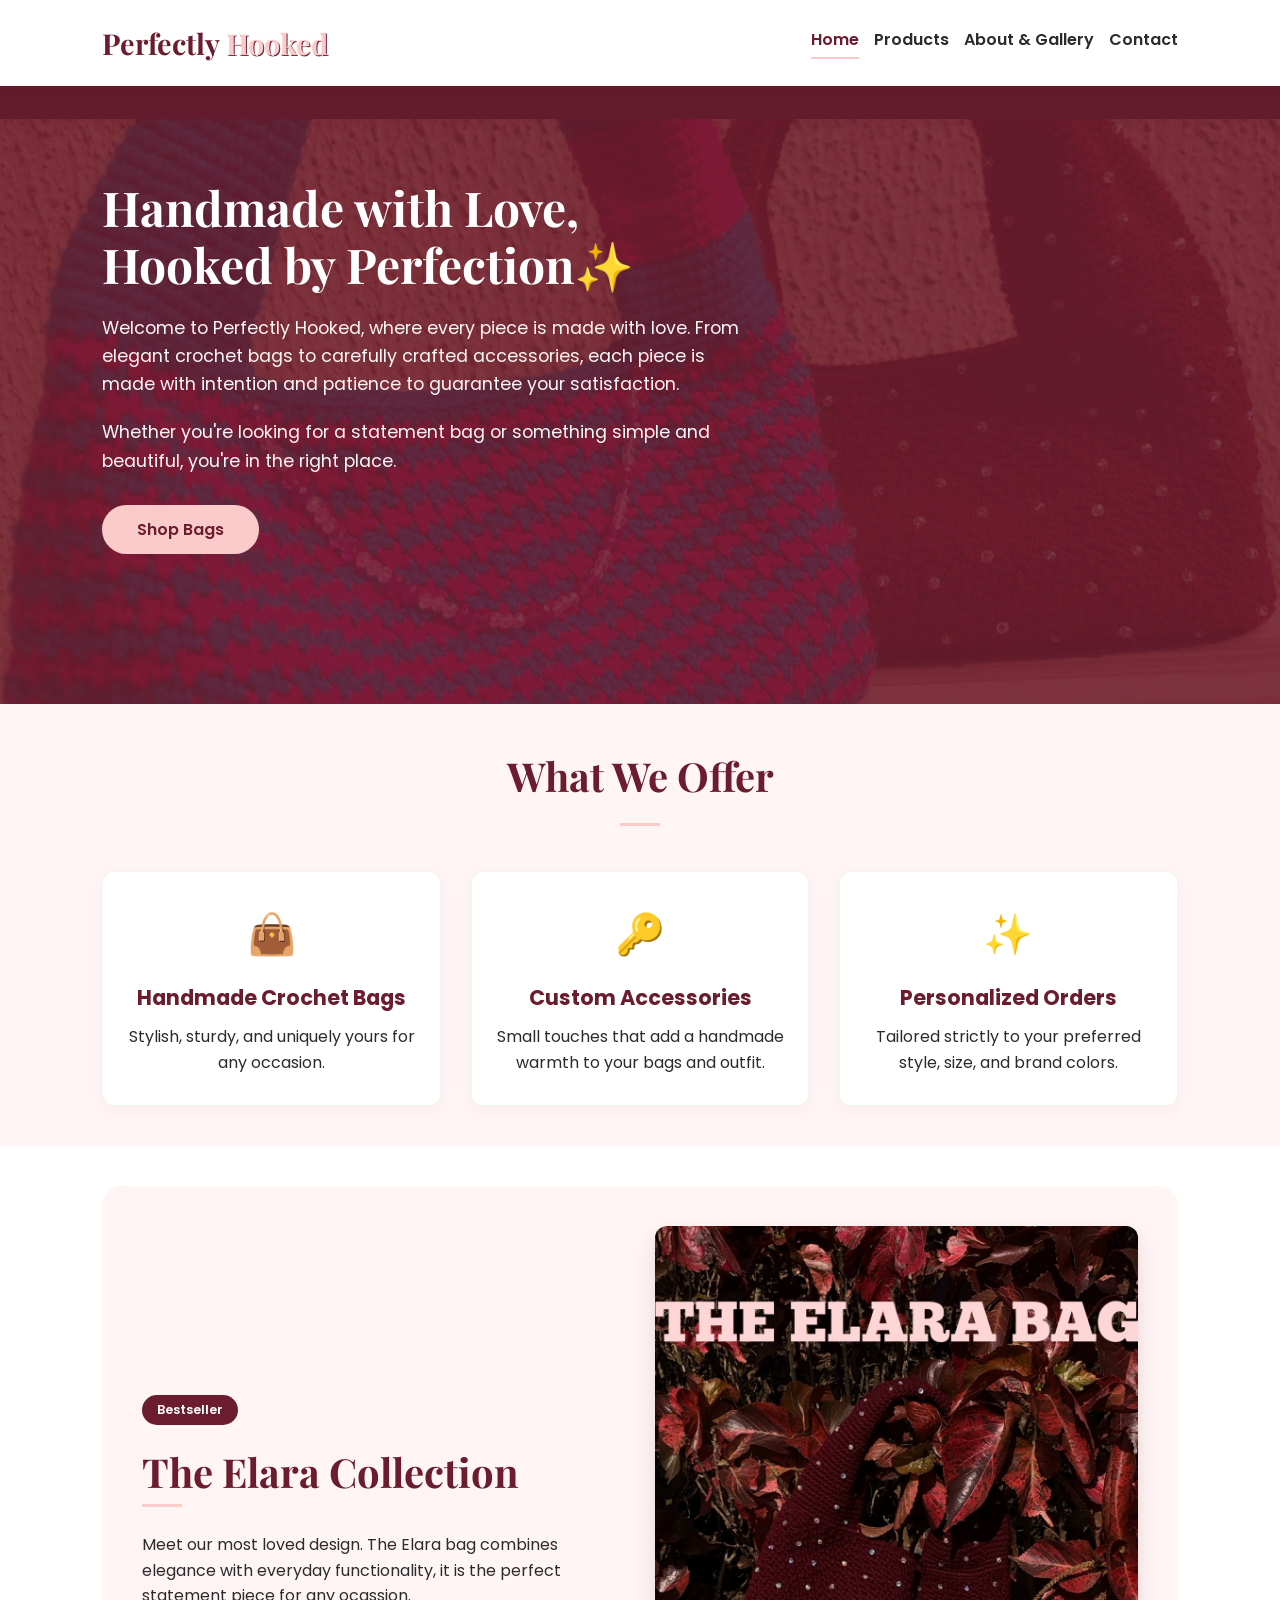
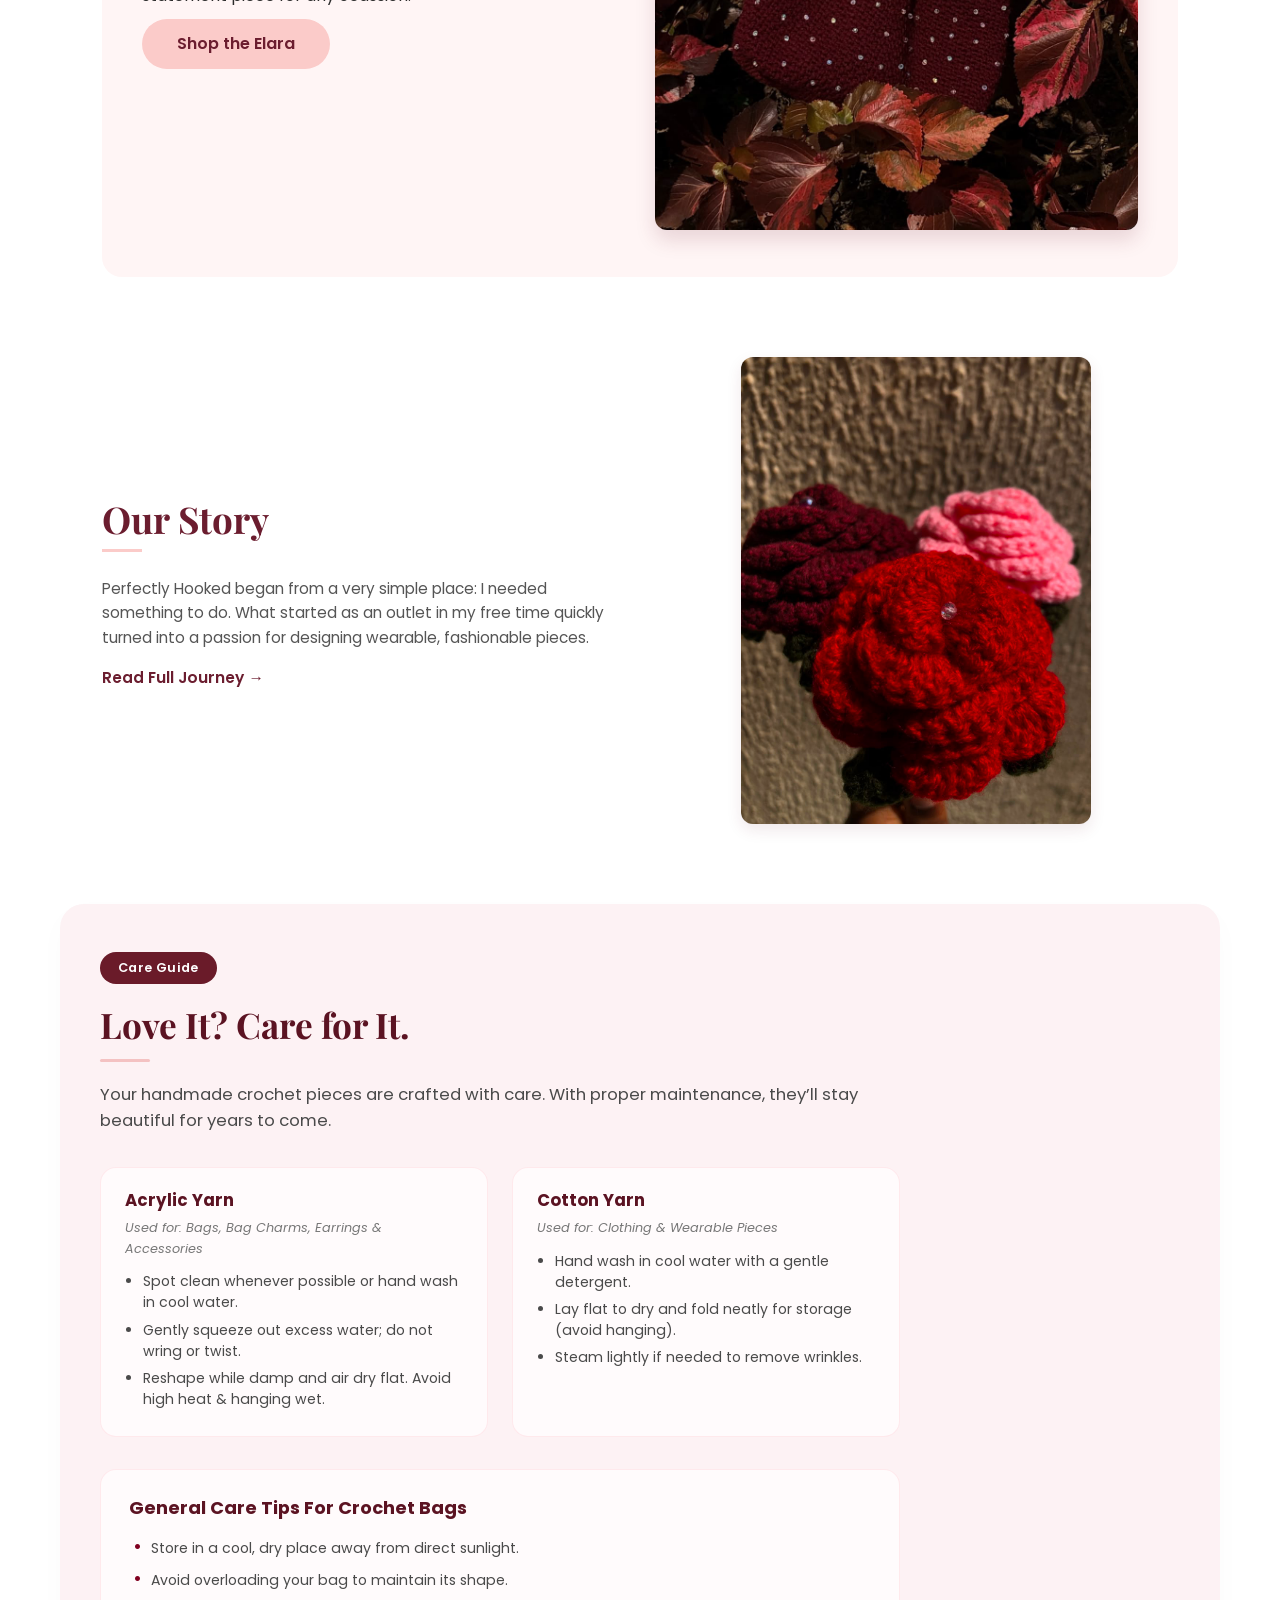
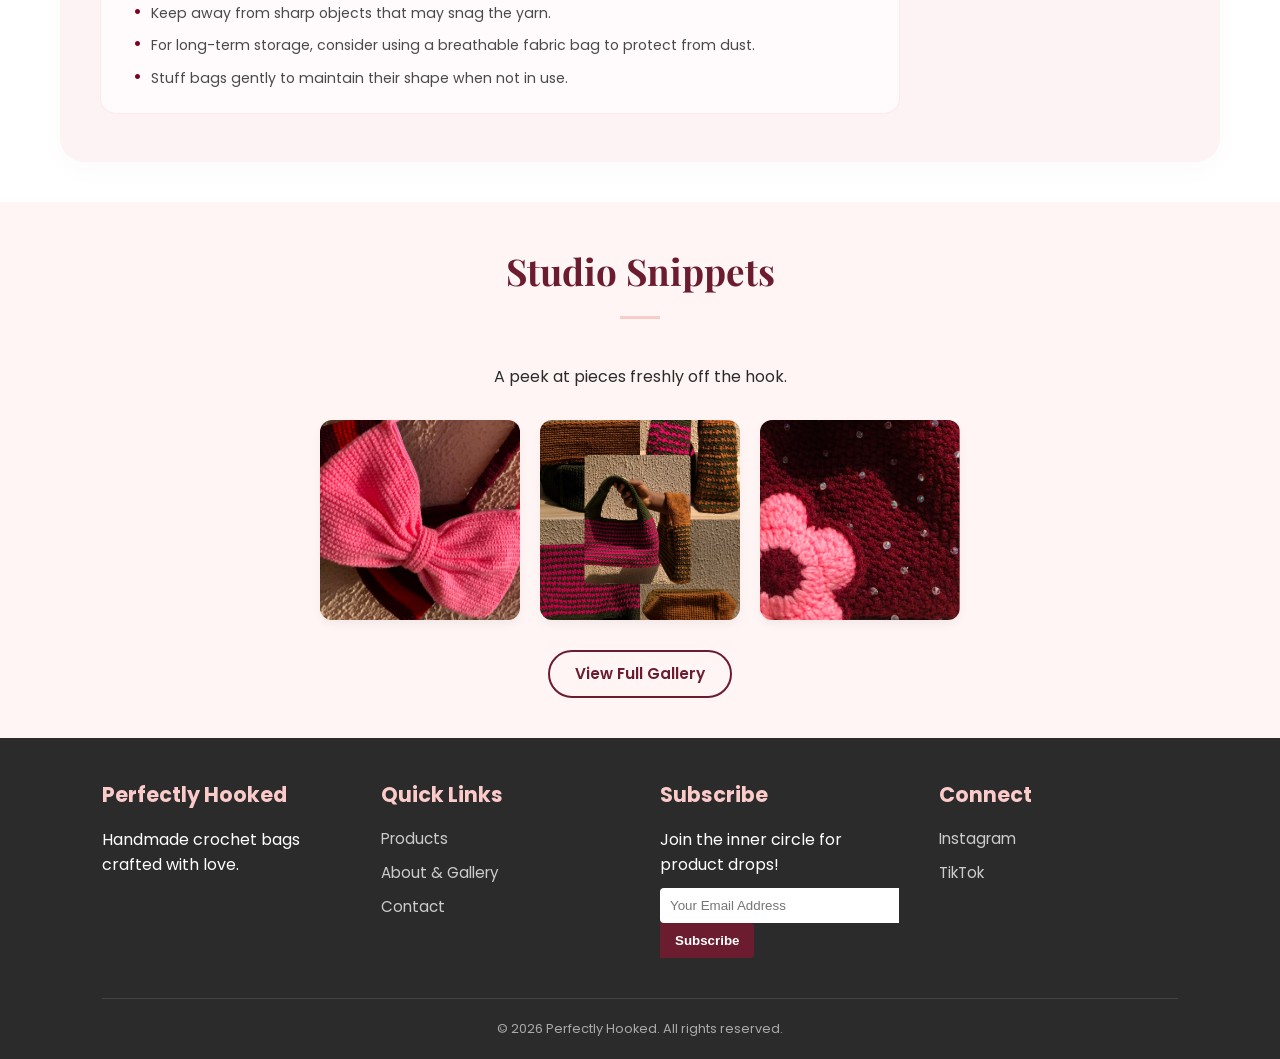
<file: index.html>
<!DOCTYPE html>
<html lang="en">
<head>
    <meta charset="UTF-8">
    <meta name="viewport" content="width=device-width, initial-scale=1.0">
    <title>Perfectly Hooked | Handmade Crochet</title>
    <link rel="stylesheet" href="style.css">
    <!-- Google Fonts -->
    <link href="https://fonts.googleapis.com/css2?family=Playfair+Display:ital,wght@0,400..900;1,400..900&family=Poppins:wght@300;400;600&display=swap" rel="stylesheet">
</head>
<body>

    <!-- Header & Navigation -->
<header>
    <div class="logo">Perfectly <span>Hooked</span></div>
    <nav>
        <a href="index.html" class="active">Home</a>
        <a href="products.html">Products</a>
        <a href="about.html">About & Gallery</a>
        <a href="contact.html">Contact</a>
    </nav>
</header>

<!-- Returning Customer Cart Banner -->
<div id="welcome-back-banner" class="welcome-banner hidden">
  <div class="welcome-content">
    <div class="welcome-text">
      <span class="welcome-icon">👋🏾</span>
      <p>
        <strong>Welcome back!</strong> You still have <span id="welcome-cart-count">0</span> item(s) in your cart.
      </p>
    </div>
    <div class="welcome-actions">
      <a href="cart.html" class="welcome-btn checkout-btn">Review & Checkout →</a>
      <button onclick="closeWelcomeBanner()" class="welcome-close-btn" aria-label="Dismiss">✕</button>
    </div>
  </div>
</div>

<!--  MARQUEE  -->
<div class="announcement-marquee" id="promoMarquee">
    <div class="marquee-content">
        <span>🎉 SPECIAL OFFER: Get 10% OFF your order! Exclusive to the first 20 orders placed directly on our website! Discount automatically applied at checkout. ✨</span>
        <span>🎉 SPECIAL OFFER: Get 10% OFF your order! Exclusive to the first 20 orders placed directly on our website! Discount automatically applied at checkout. ✨</span>
    </div>
</div>

    <!-- Hero Section -->
    <section class="hero">
        <div class="hero-content">
            <h1>Handmade with Love, <br>Hooked by Perfection✨</h1>
            <p>Welcome to Perfectly Hooked, where every piece is made with love. From elegant crochet bags to carefully crafted accessories, each piece is made with intention and patience to guarantee your satisfaction.</p>
            <p>Whether you're looking for a statement bag or something simple and beautiful, you're in the right place.</p>
            <a href="products.html" class="btn">Shop Bags</a>
        </div>
    </section>

   <!-- What We Offer Section -->
<section class="offers-section">
    <h2>What We Offer</h2>
    <div class="accent-line"></div>
    <div class="offers-container">

        <!-- 1. Handmade Crochet Bags -> Leads to all products -->
        <a href="products.html" class="offer-card-link">
            <div class="offer-card">
                <span class="icon">👜</span>
                <h3>Handmade Crochet Bags</h3>
                <p>Stylish, sturdy, and uniquely yours for any occasion.</p>
            </div>
        </a>

        <!-- 2. Custom Accessories -> Leads to products page + triggers the accessories filter -->
        <a href="products.html#accessories" class="offer-card-link">
            <div class="offer-card">
                <span class="icon">🔑</span>
                <h3>Custom Accessories</h3>
                <p>Small touches that add a handmade warmth to your bags and outfit.</p>
            </div>
        </a>

        <!-- 3. Personalized Orders -> Leads to Contact page -->
        <a href="contact.html" class="offer-card-link">
            <div class="offer-card">
                <span class="icon">✨</span>
                <h3>Personalized Orders</h3>
                <p>Tailored strictly to your preferred style, size, and brand colors.</p>
            </div>
        </a>

    </div>
</section>

    <!-- Featured Bestseller Section -->
    <section class="featured-bestseller">
        <div class="bestseller-container">
            <div class="bestseller-text">
                <span class="badge">Bestseller</span>
                <h2>The Elara Collection</h2>
                <div class="accent-line-left"></div>
                <p>Meet our most loved design. The Elara bag combines elegance with everyday functionality, it is the perfect statement piece for any ocassion.</p>
                <a href="products.html#Elarabags" class="btn">Shop the Elara</a>
            </div>
            <div class="bestseller-image">
                <img src="elaragraphic design.jfif" alt="Elara Bag Bestseller">  <!--Elara bag photo-->  
            </div>
        </div>
    </section>

    <!-- NEW: About Section Preview -->
    <section class="home-about-preview">
        <div class="about-preview-container">
            <div class="preview-text">
                <h2>Our Story</h2>
                <div class="accent-line-left"></div>
                <p>Perfectly Hooked began from a very simple place: I needed something to do. What started as an outlet in my free time quickly turned into a passion for designing wearable, fashionable pieces.</p>
                <a href="about.html" class="text-link">Read Full Journey →</a>
                </div>
           <div class="preview-image-box">
        <img src="close flower.jfif" alt="Handmade Crochet Process" class="story-preview-img">
    </div>
        </div>
    </section>

    <!--Care Guide Section-->

   <section class="care-guide-section" id="care-guide">
  <div class="care-container">
    <div class="care-content">
      <span class="care-badge">Care Guide</span>
      <h2 class="care-title">Love It? Care for It.</h2>
      <div class="care-divider"></div>
      
      <p class="care-description">
        Your handmade crochet pieces are crafted with care. With proper maintenance, they’ll stay beautiful for years to come.
      </p>

      <!-- Yarn Breakdown -->
      <div class="care-details">
        <div class="care-item">
          <h3>Acrylic Yarn</h3>
          <p class="yarn-usage">Used for: Bags, Bag Charms, Earrings & Accessories</p>
          <ul>
            <li>Spot clean whenever possible or hand wash in cool water.</li>
            <li>Gently squeeze out excess water; do not wring or twist.</li>
            <li>Reshape while damp and air dry flat. Avoid high heat & hanging wet.</li>
          </ul>
        </div>

        <div class="care-item">
          <h3>Cotton Yarn</h3>
          <p class="yarn-usage">Used for: Clothing & Wearable Pieces</p>
          <ul>
            <li>Hand wash in cool water with a gentle detergent.</li>
            <li>Lay flat to dry and fold neatly for storage (avoid hanging).</li>
            <li>Steam lightly if needed to remove wrinkles.</li>
          </ul>
        </div>
      </div>

      <div class="general-care-tips">
        <h3>General Care Tips For Crochet Bags</h3>
        <ul>
          <li>Store in a cool, dry place away from direct sunlight.</li>
          <li>Avoid overloading your bag to maintain its shape.</li>
          <li>Keep away from sharp objects that may snag the yarn.</li>
          <li>For long-term storage, consider using a breathable fabric bag to protect from dust.</li>
          <li>Stuff bags gently to maintain their shape when not in use.</li>
        </ul>
      </div>
    </div>
  </div>
</section>

    <!-- NEW: Gallery Preview Grid -->
    <section class="home-gallery-preview">
        <h2>Studio Snippets</h2>
        <div class="accent-line"></div>
        <p>A peek at pieces freshly off the hook.</p>
        
        <div class="home-gallery-images">
            <div class="img-snap"><img src="aesthetic 1.jpeg" alt="Gallery item 1"></div>
            <div class="img-snap"><img src="aesthetic 3.jpeg" alt="Gallery item 2"></div>
            <div class="img-snap"><img src="aesthetic 5.jpeg" alt="Gallery item 3"></div>
        </div>
        
        <div style="margin-top: 30px;">
            <a href="about.html#gallery" class="btn-outline">View Full Gallery</a>
        </div>
    </section>

    <!-- Footer -->
<footer>
    <div class="footer-container">
        <div class="footer-brand">
            <h3>Perfectly Hooked</h3>
            <p>Handmade crochet bags crafted with love.</p>
        </div>

        <div class="footer-links">
            <h4>Quick Links</h4>
            <a href="products.html">Products</a>
            <a href="about.html">About & Gallery</a>
            <a href="contact.html">Contact</a>
        </div>

        <div class="footer-subscribe">
            <h4>Subscribe</h4>
            <p>Join the inner circle for product drops!</p>
            <!-- Mailchimp URL below -->
            <form action="http://eepurl.com/KweztjJP5p" method="post" target="_blank" novalidate>
                <div class="subscribe-form">
                    <input type="email" name="EMAIL" placeholder="Your Email Address" required>
                    <button type="submit">Subscribe</button>
                </div>
            </form>
        </div>

        <div class="footer-socials">
            <h4>Connect</h4>
            <div class="social-links">
                <a href="https://www.instagram.com/perfection_crochetsabuja?igsh=cXE3OTdkZmlja3Q5&utm_source=qr" target="_blank">Instagram</a>
                <a href="https://www.tiktok.com/@perfection_crochetsabuja?_r=1&_t=ZS-97vXRY3c20D" target="_blank">TikTok</a>
            </div>
        </div>
    </div>
    <div class="footer-bottom">
        <p>&copy; 2026 Perfectly Hooked. All rights reserved.</p>
    </div>
</footer>
 <script src="script.js"></script>
</body>
</html>
</file>
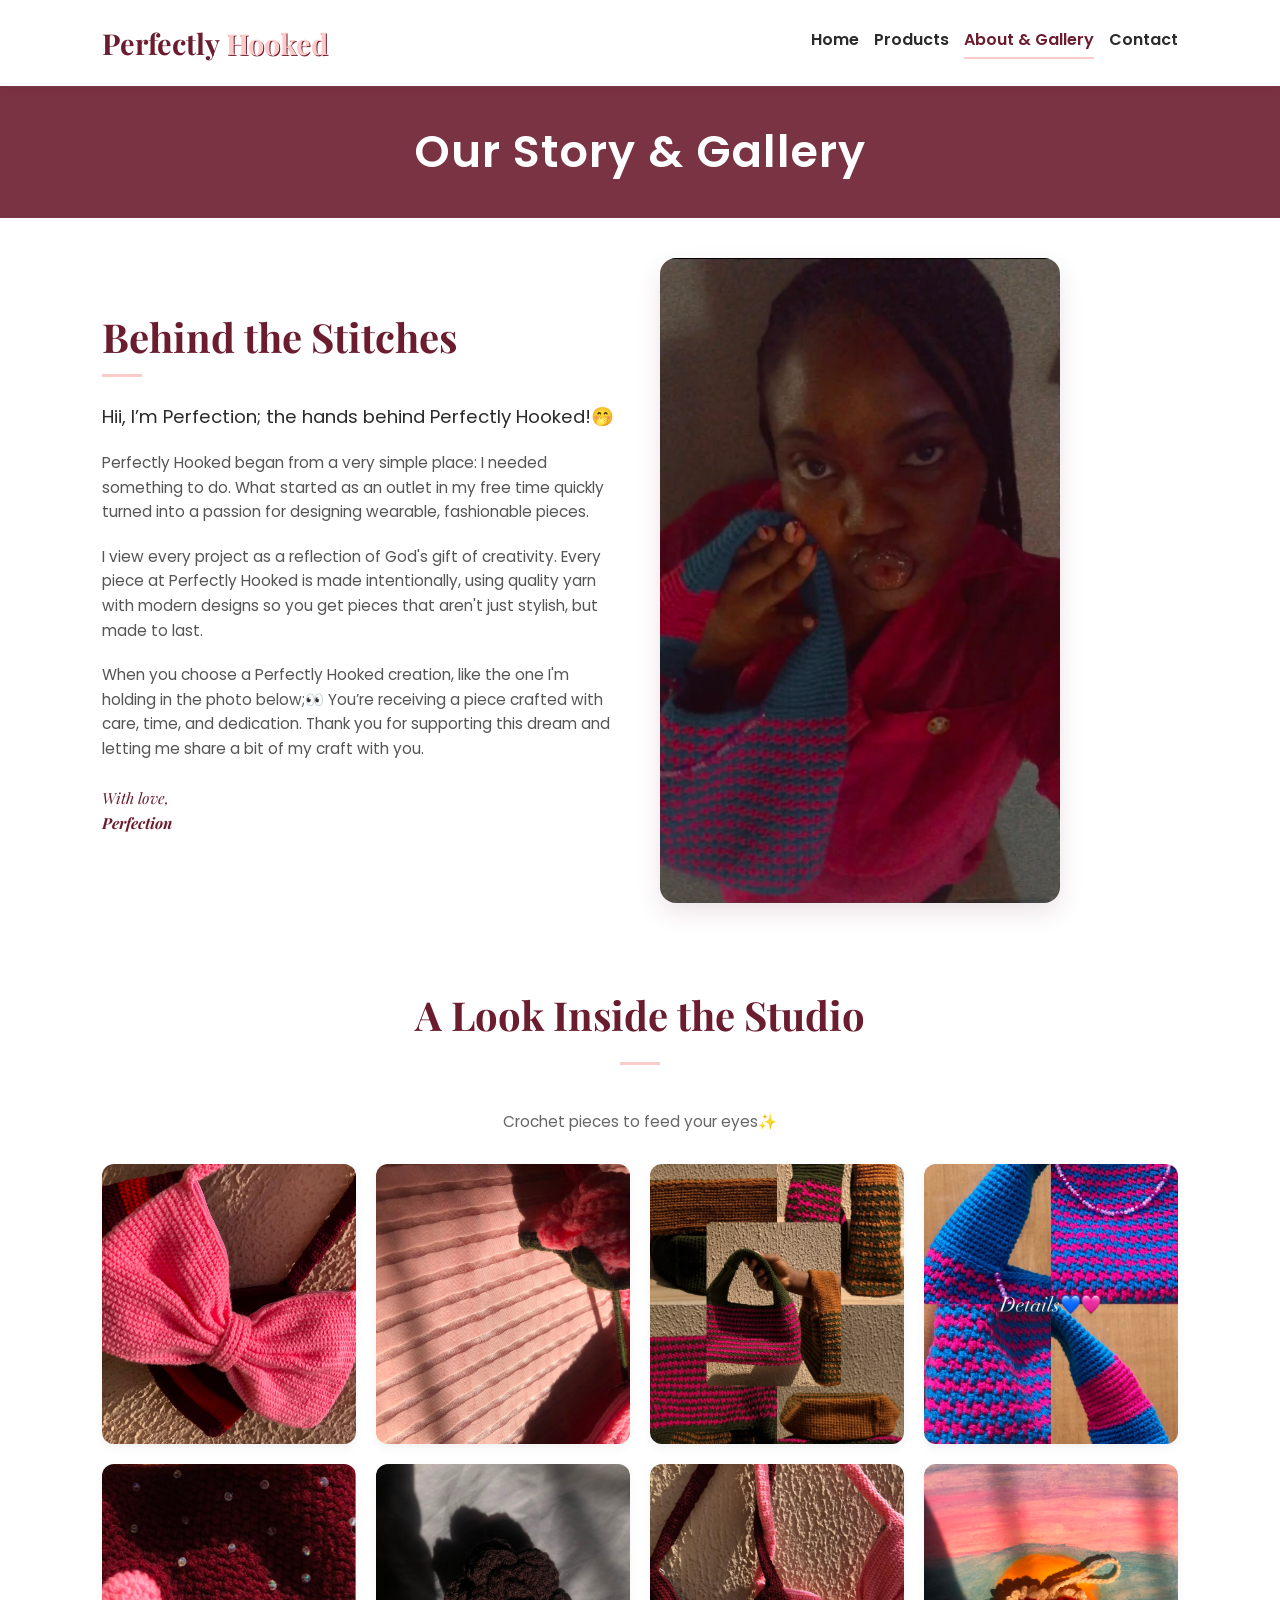
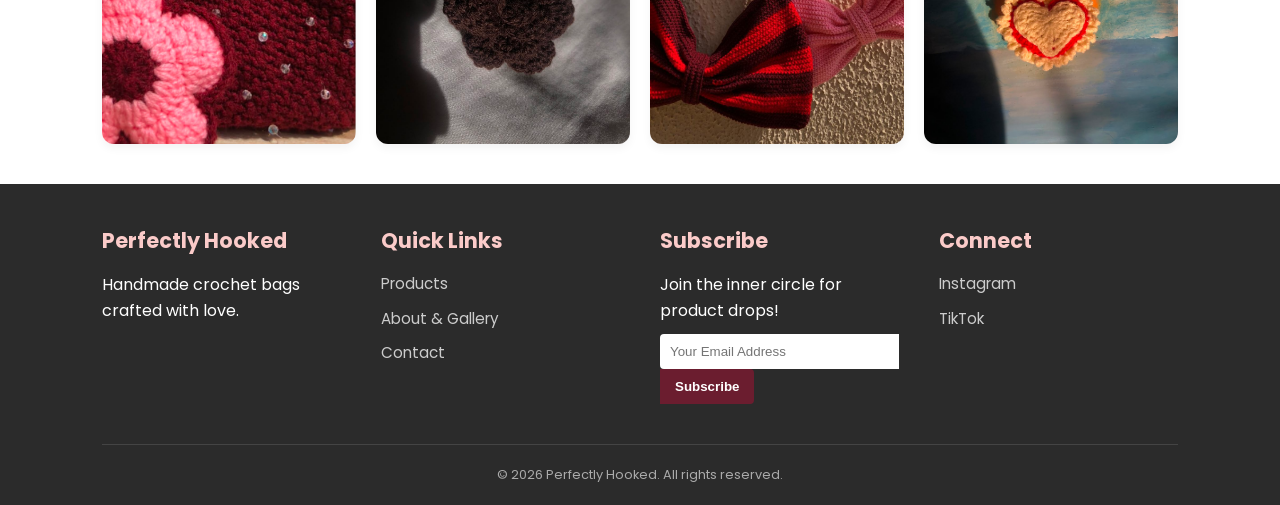
<file: about.html>
<!DOCTYPE html>
<html lang="en">
<head>
    <meta charset="UTF-8">
    <meta name="viewport" content="width=device-width, initial-scale=1.0">
    <title>About & Gallery | Perfectly Hooked</title>
    <link rel="stylesheet" href="style.css">
    <!-- Google Fonts -->
    <link href="https://fonts.googleapis.com/css2?family=Playfair+Display:ital,wght@0,400..900;1,400..900&family=Poppins:wght@300;400;600&display=swap" rel="stylesheet">
</head>
<body>

    <!-- Header & Navigation -->
    <header>
        <div class="logo">Perfectly <span>Hooked</span></div>
        <nav>
            <a href="index.html">Home</a>
            <a href="products.html">Products</a>
            <a href="about.html" class="active">About & Gallery</a>
            <a href="contact.html">Contact</a>
        </nav>
    </header>

   <!-- Mini Hero Banner -->
<section class="mini-hero">
    <div class="mini-hero-content">
        <h1>Our Story & Gallery</h1>
    </div>
</section>

     <!-- --- About Page Structural Layout --- -->
<section class="about-section">
    <div class="about-container">
        <div class="about-text">
            <h2>Behind the Stitches</h2>
            <div class="accent-line-left"></div>
            
            <p class="lead-text">
                Hii, I’m Perfection; the hands behind Perfectly Hooked!🤭
            </p>
            
            <p>
                Perfectly Hooked began from a very simple place: I needed something to do. What started as an outlet in my free time quickly turned into a passion for designing wearable, fashionable pieces.
            </p>
            
            <p>
                I view every project as a reflection of God's gift of creativity. Every piece at Perfectly Hooked is made intentionally, using quality yarn with modern designs so you get pieces that aren't just stylish, but made to last.
            </p>

            <p>
                When you choose a Perfectly Hooked creation, like the one I'm holding in the photo below;👀 You’re receiving a piece crafted with care, time, and dedication. Thank you for supporting this dream and letting me share a bit of my craft with you.
            </p>

            <p style="font-family: var(--font-heading); font-style: italic; color: var(--burgundy); margin-top: 25px;">
                With love,<br>
                <strong>Perfection</strong>
            </p>
        </div>
        
         <div class="about-image">
            <div class="about-img-frame">
                <img src="about.jfif" alt="Perfection - Founder of Perfectly Hooked" class="about-img">
            </div>
        </div>
    </div>
</section>
        
    <!-- Gallery Section (Directly after the story) -->
    <section class="gallery-section" id="gallery">
        <h2>A Look Inside the Studio</h2>
        <div class="accent-line"></div>
        <p class="gallery-subtitle"> Crochet pieces to feed your eyes✨</p>

        <div class="gallery-grid">
            <div class="gallery-item">
                <img src="aesthetic 1.jpeg" alt="Crochet Creation 1" onclick="openModal(this.src)">
                <div class="gallery-overlay"><span>View </span></div>
            </div>
            <div class="gallery-item">
                <img src="aesthetic 2.jpeg" alt="Crochet Creation 2" onclick="openModal(this.src)">
                <div class="gallery-overlay"><span>View </span></div>
            </div>
            <div class="gallery-item">
                <img src="aesthetic 3.jpeg" alt="Crochet Creation 3" onclick="openModal(this.src)">
                <div class="gallery-overlay"><span>View </span></div>
            </div>
             <div class="gallery-item">
                <img src="aesthetic 4.jpeg" alt="Crochet Creation 4" onclick="openModal(this.src)">
                <div class="gallery-overlay"><span>View </span></div>
            </div>
             <div class="gallery-item">
                <img src="aesthetic 5.jpeg" alt="Crochet Creation 5" onclick="openModal(this.src)">
                <div class="gallery-overlay"><span>View </span></div>
            </div>
             <div class="gallery-item">
                <img src="aesthetic 6.jpeg" alt="Crochet Creation 6" onclick="openModal(this.src)">
                <div class="gallery-overlay"><span>View </span></div>
            </div>
             <div class="gallery-item">
                <img src="aesthetic7.jpeg" alt="Crochet Creation 7" onclick="openModal(this.src)">
                <div class="gallery-overlay"><span>View </span></div>
            </div>
             <div class="gallery-item">
                <img src="aesthetic8.jfif" alt="Crochet Creation 8" onclick="openModal(this.src)">
                <div class="gallery-overlay"><span>View </span></div>
            </div>
        </div>
    </section>

    <!-- Reusable Image Zoom View Modal Overlay -->
    <div class="modal" id="modal" onclick="closeModal()">
        <span class="close-modal">&times;</span>
        <img id="modalImg" alt="Enlarged view">
    </div>

   <!-- Footer -->
<footer>
    <div class="footer-container">
        <div class="footer-brand">
            <h3>Perfectly Hooked</h3>
            <p>Handmade crochet bags crafted with love.</p>
        </div>

        <div class="footer-links">
            <h4>Quick Links</h4>
            <a href="products.html">Products</a>
            <a href="about.html">About & Gallery</a>
            <a href="contact.html">Contact</a>
        </div>

        <div class="footer-subscribe">
            <h4>Subscribe</h4>
            <p>Join the inner circle for product drops!</p>
            <!-- Mailchimp URL below -->
            <form action="http://eepurl.com/KweztjJP5p" method="post" target="_blank" novalidate>
                <div class="subscribe-form">
                    <input type="email" name="EMAIL" placeholder="Your Email Address" required>
                    <button type="submit">Subscribe</button>
                </div>
            </form>
        </div>

        <div class="footer-socials">
            <h4>Connect</h4>
            <div class="social-links">
                <a href="https://www.instagram.com/perfection_crochetsabuja?igsh=cXE3OTdkZmlja3Q5&utm_source=qr" target="_blank">Instagram</a>
                <a href="https://www.tiktok.com/@perfection_crochetsabuja?_r=1&_t=ZS-97vXRY3c20D" target="_blank">TikTok</a>
            </div>
        </div>
    </div>
    <div class="footer-bottom">
        <p>&copy; 2026 Perfectly Hooked. All rights reserved.</p>
    </div>
</footer>

    <script src="script.js"></script>
</body>
</html>
</file>
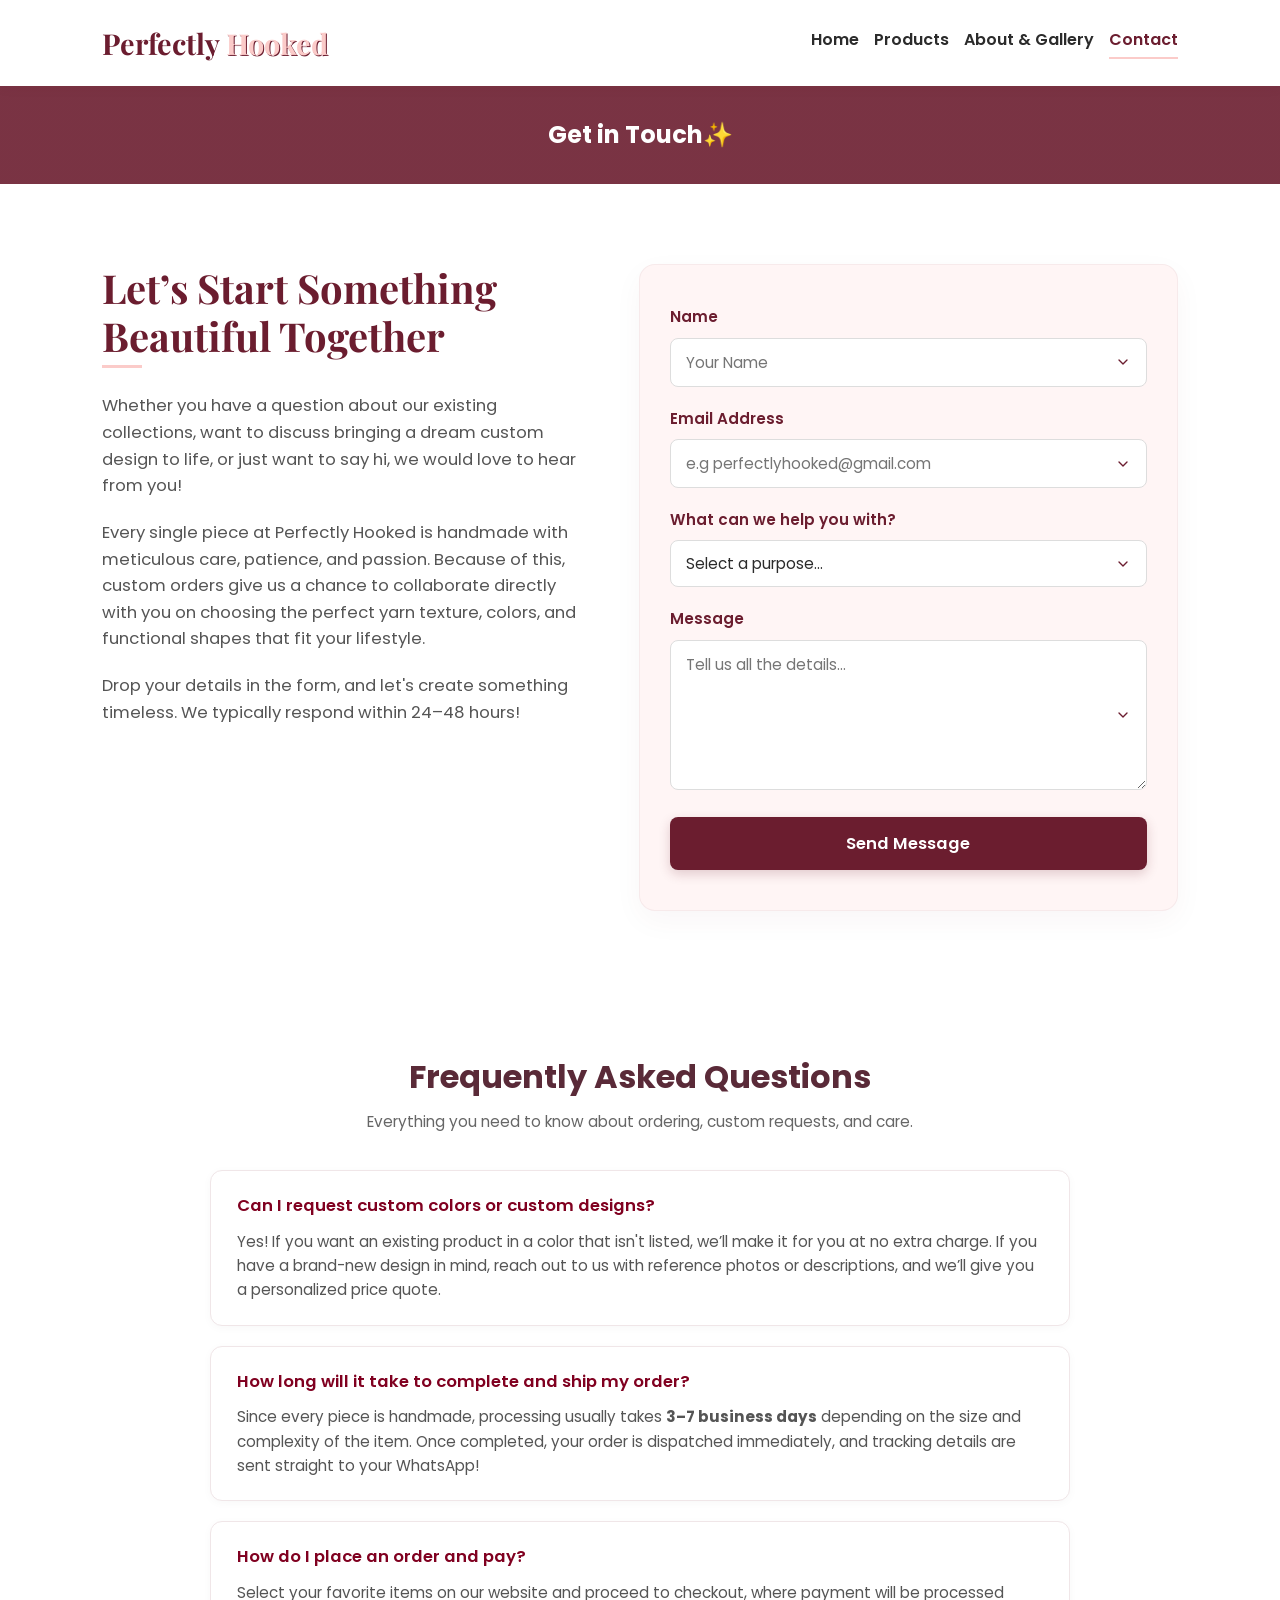
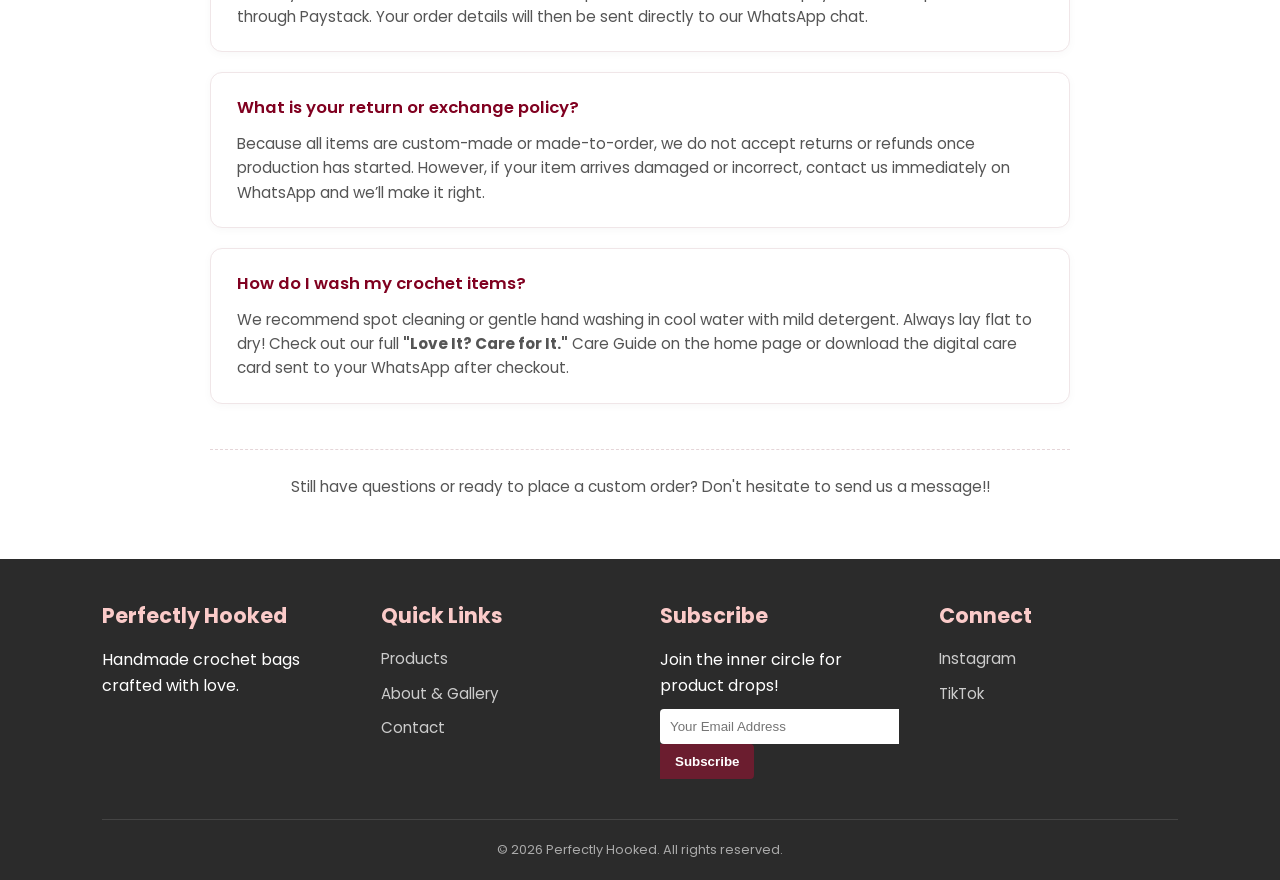
<file: contact.html>
<!DOCTYPE html>
<html lang="en">
<head>
    <meta charset="UTF-8">
    <meta name="viewport" content="width=device-width, initial-scale=1.0">
    <title>Contact Us | Perfectly Hooked</title>
    <link rel="stylesheet" href="style.css">
    <!-- Google Fonts -->
    <link href="https://fonts.googleapis.com/css2?family=Playfair+Display:ital,wght@0,400..900;1,400..900&family=Poppins:wght@300;400;600&display=swap" rel="stylesheet">
</head>
<body>

    <!-- Header & Navigation -->
    <header>
        <div class="logo">Perfectly <span>Hooked</span></div>
        <nav>
            <a href="index.html">Home</a>
            <a href="products.html">Products</a>
            <a href="about.html">About & Gallery</a>
            <a href="contact.html" class="active">Contact</a>
        </nav>
    </header>

    <!-- Mini Hero Banner -->
    <section class="mini-hero">
        <h1>Get in Touch✨</h1>
    </section>

    <!-- Contact Page Section -->
<section class="contact-section">
    <div class="contact-container">
        
        <!-- Intro Narrative -->
        <div class="contact-info">
            <h2>Let’s Start Something Beautiful Together</h2>
            <div class="accent-line-left"></div>
            <p>Whether you have a question about our existing collections, want to discuss bringing a dream custom design to life, or just want to say hi, we would love to hear from you!</p>
            <p>Every single piece at Perfectly Hooked is handmade with meticulous care, patience, and passion. Because of this, custom orders give us a chance to collaborate directly with you on choosing the perfect yarn texture, colors, and functional shapes that fit your lifestyle.</p>
            <p>Drop your details in the form, and let's create something timeless. We typically respond within 24–48 hours!</p>
        </div>

        <!-- Contact Form Box -->
        <div class="contact-form-wrapper">
            <form id="contactForm">
                <div class="form-group">
                    <label for="name">Name</label>
                    <input type="text" id="name" placeholder="Your Name" required>
                </div>
                
                <div class="form-group">
                    <label for="email">Email Address</label>
                    <input type="email" id="email" placeholder="e.g perfectlyhooked@gmail.com" required>
                </div>

                <div class="form-group">
                    <label for="subject">What can we help you with?</label>
                    <select id="subject" required>
                        <option value="" disabled selected>Select a purpose...</option>
                        <option value="General Inquiry">Making Enquiries</option>
                        <option value="Custom Bag Order">Custom Bag Order</option>
                        <option value="Custom Clothing Order">Custom Clothing Order</option>
                        <option value="Just Reaching Out">Just Reaching Out</option>
                        <option value="Custom Tapestry Beanie Order">Custom Tapestry Beanie Order</option>
                        <option value="Other">Others</option>
                    </select>
                </div>

                <div class="form-group">
                    <label for="message">Message</label>
                    <textarea id="message" placeholder="Tell us all the details..." required></textarea>
                </div>

                <button type="button" class="submit-btn" onclick="sendToWhatsApp()">Send Message</button>
            </form>
        </div>

    </div>
</section>

<section class="faq-section" id="faq">
  <div class="faq-header">
    <h2>Frequently Asked Questions</h2>
    <p>Everything you need to know about ordering, custom requests, and care.</p>
  </div>

  <!-- FAQ Grid / Accordion -->
  <div class="faq-grid">

    <!-- Q1: Custom Colors & Designs -->
    <div class="faq-item">
      <h3>Can I request custom colors or custom designs?</h3>
      <p>Yes! If you want an existing product in a color that isn't listed, we’ll make it for you at no extra charge. If you have a brand-new design in mind, reach out to us with reference photos or descriptions, and we’ll give you a personalized price quote.</p>
    </div>

    <!-- Q2: Processing & Turnaround Time -->
    <div class="faq-item">
      <h3>How long will it take to complete and ship my order?</h3>
      <p>Since every piece is handmade, processing usually takes <strong>3–7 business days</strong> depending on the size and complexity of the item. Once completed, your order is dispatched immediately, and tracking details are sent straight to your WhatsApp!</p>
    </div>

    <!-- Q3: Payment & Placing Orders -->
    <div class="faq-item">
      <h3>How do I place an order and pay?</h3>
      <p>Select your favorite items on our website and proceed to checkout, where payment will be processed through Paystack. Your order details will then be sent directly to our WhatsApp chat.</p>
    </div>

    <!-- Q4: Returns & Exchanges -->
    <div class="faq-item">
      <h3>What is your return or exchange policy?</h3>
      <p>Because all items are custom-made or made-to-order, we do not accept returns or refunds once production has started. However, if your item arrives damaged or incorrect, contact us immediately on WhatsApp and we’ll make it right.</p>
    </div>

    <!-- Q6: Care Instructions Quick Mention -->
    <div class="faq-item">
      <h3>How do I wash my crochet items?</h3>
      <p>We recommend spot cleaning or gentle hand washing in cool water with mild detergent. Always lay flat to dry! Check out our full <strong>"Love It? Care for It."</strong> Care Guide on the home page or download the digital care card sent to your WhatsApp after checkout.</p>
    </div>

  </div>

  <!-- Contact Callout -->
  <div class="faq-contact-cta">
    <p>Still have questions or ready to place a custom order? Don't hesitate to send us a message!!</p>
    
  </div>
</section>

    <!-- Footer -->
<footer>
    <div class="footer-container">
        <div class="footer-brand">
            <h3>Perfectly Hooked</h3>
            <p>Handmade crochet bags crafted with love.</p>
        </div>

        <div class="footer-links">
            <h4>Quick Links</h4>
            <a href="products.html">Products</a>
            <a href="about.html">About & Gallery</a>
            <a href="contact.html">Contact</a>
        </div>

        <div class="footer-subscribe">
            <h4>Subscribe</h4>
            <p>Join the inner circle for product drops!</p>
            <!-- Mailchimp URL below -->
            <form action="http://eepurl.com/KweztjJP5p" method="post" target="_blank" novalidate>
                <div class="subscribe-form">
                    <input type="email" name="EMAIL" placeholder="Your Email Address" required>
                    <button type="submit">Subscribe</button>
                </div>
            </form>
        </div>

        <div class="footer-socials">
            <h4>Connect</h4>
            <div class="social-links">
                <a href="https://www.instagram.com/perfection_crochetsabuja?igsh=cXE3OTdkZmlja3Q5&utm_source=qr" target="_blank">Instagram</a>
                <a href="https://www.tiktok.com/@perfection_crochetsabuja?_r=1&_t=ZS-97vXRY3c20D" target="_blank">TikTok</a>
            </div>
        </div>
    </div>
    <div class="footer-bottom">
        <p>&copy; 2026 Perfectly Hooked. All rights reserved.</p>
    </div>
</footer>

    <script src="script.js"></script>
</body>
</html>
</file>
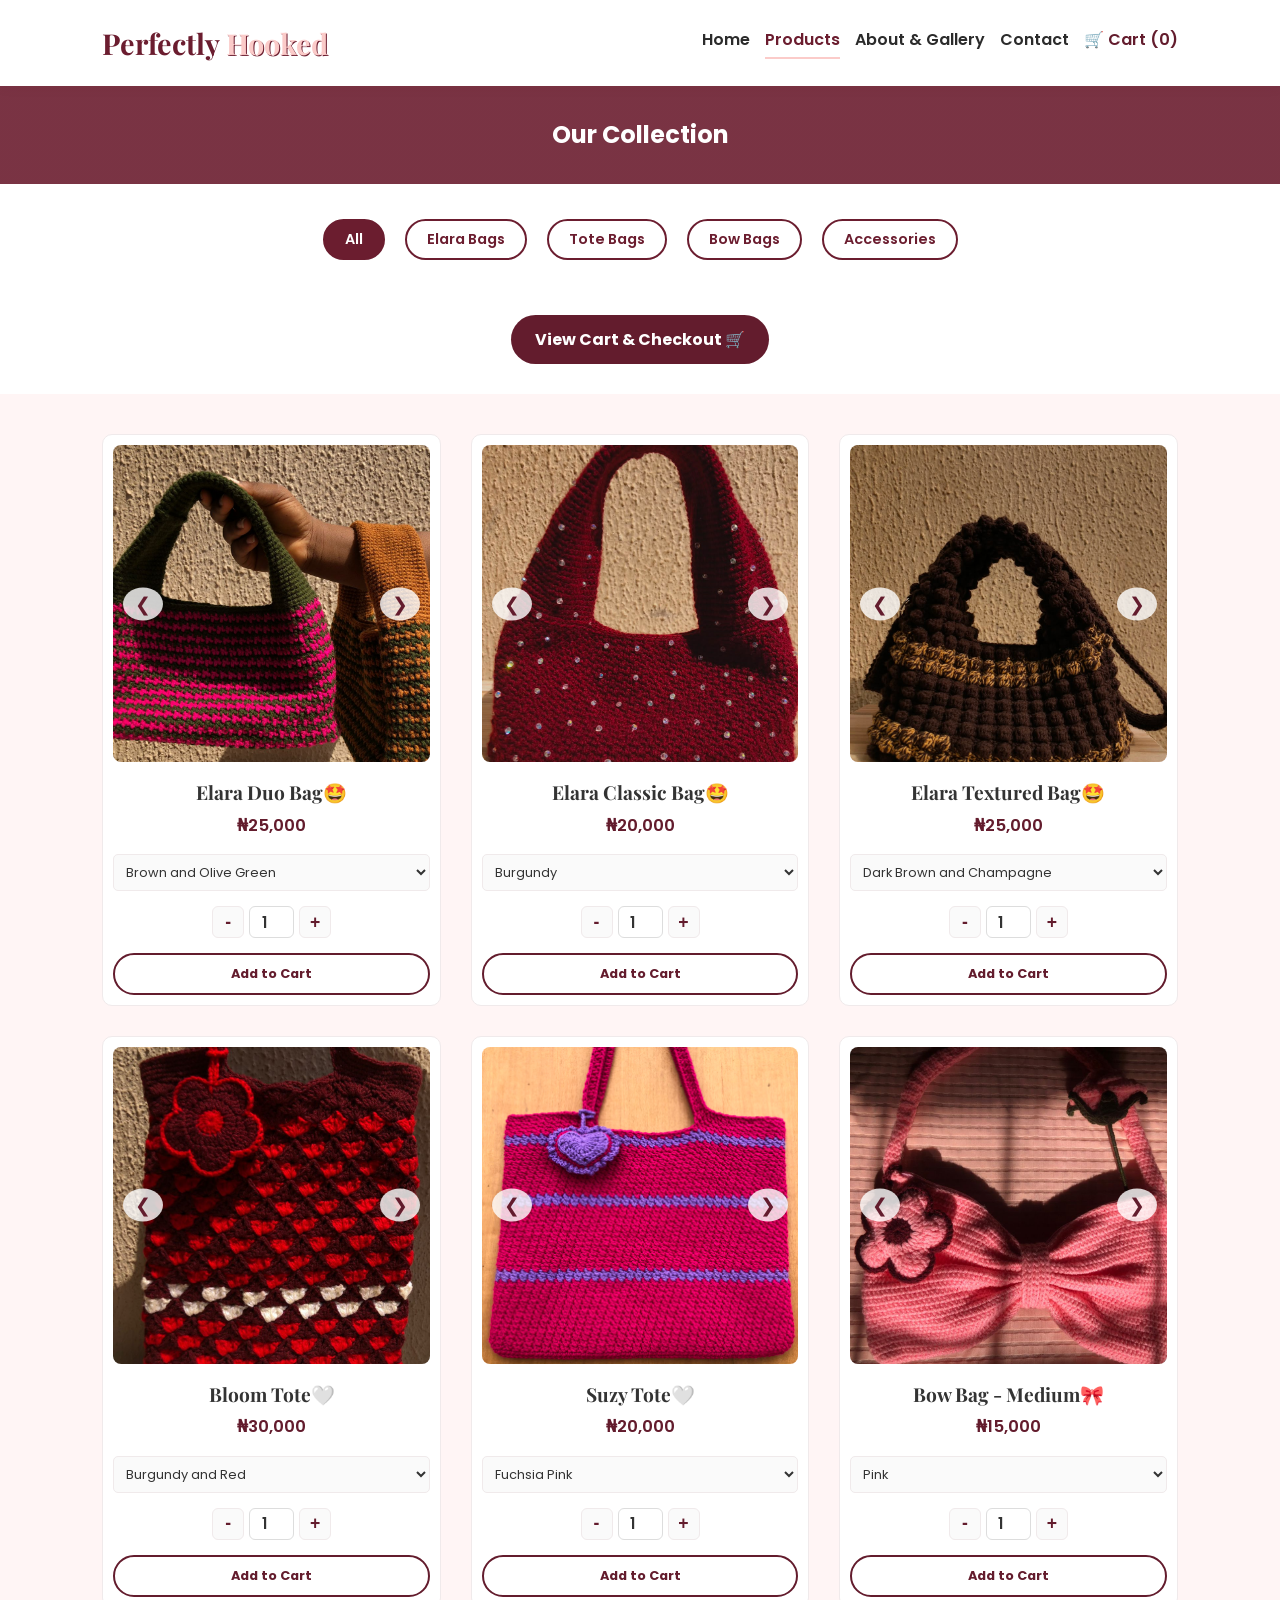
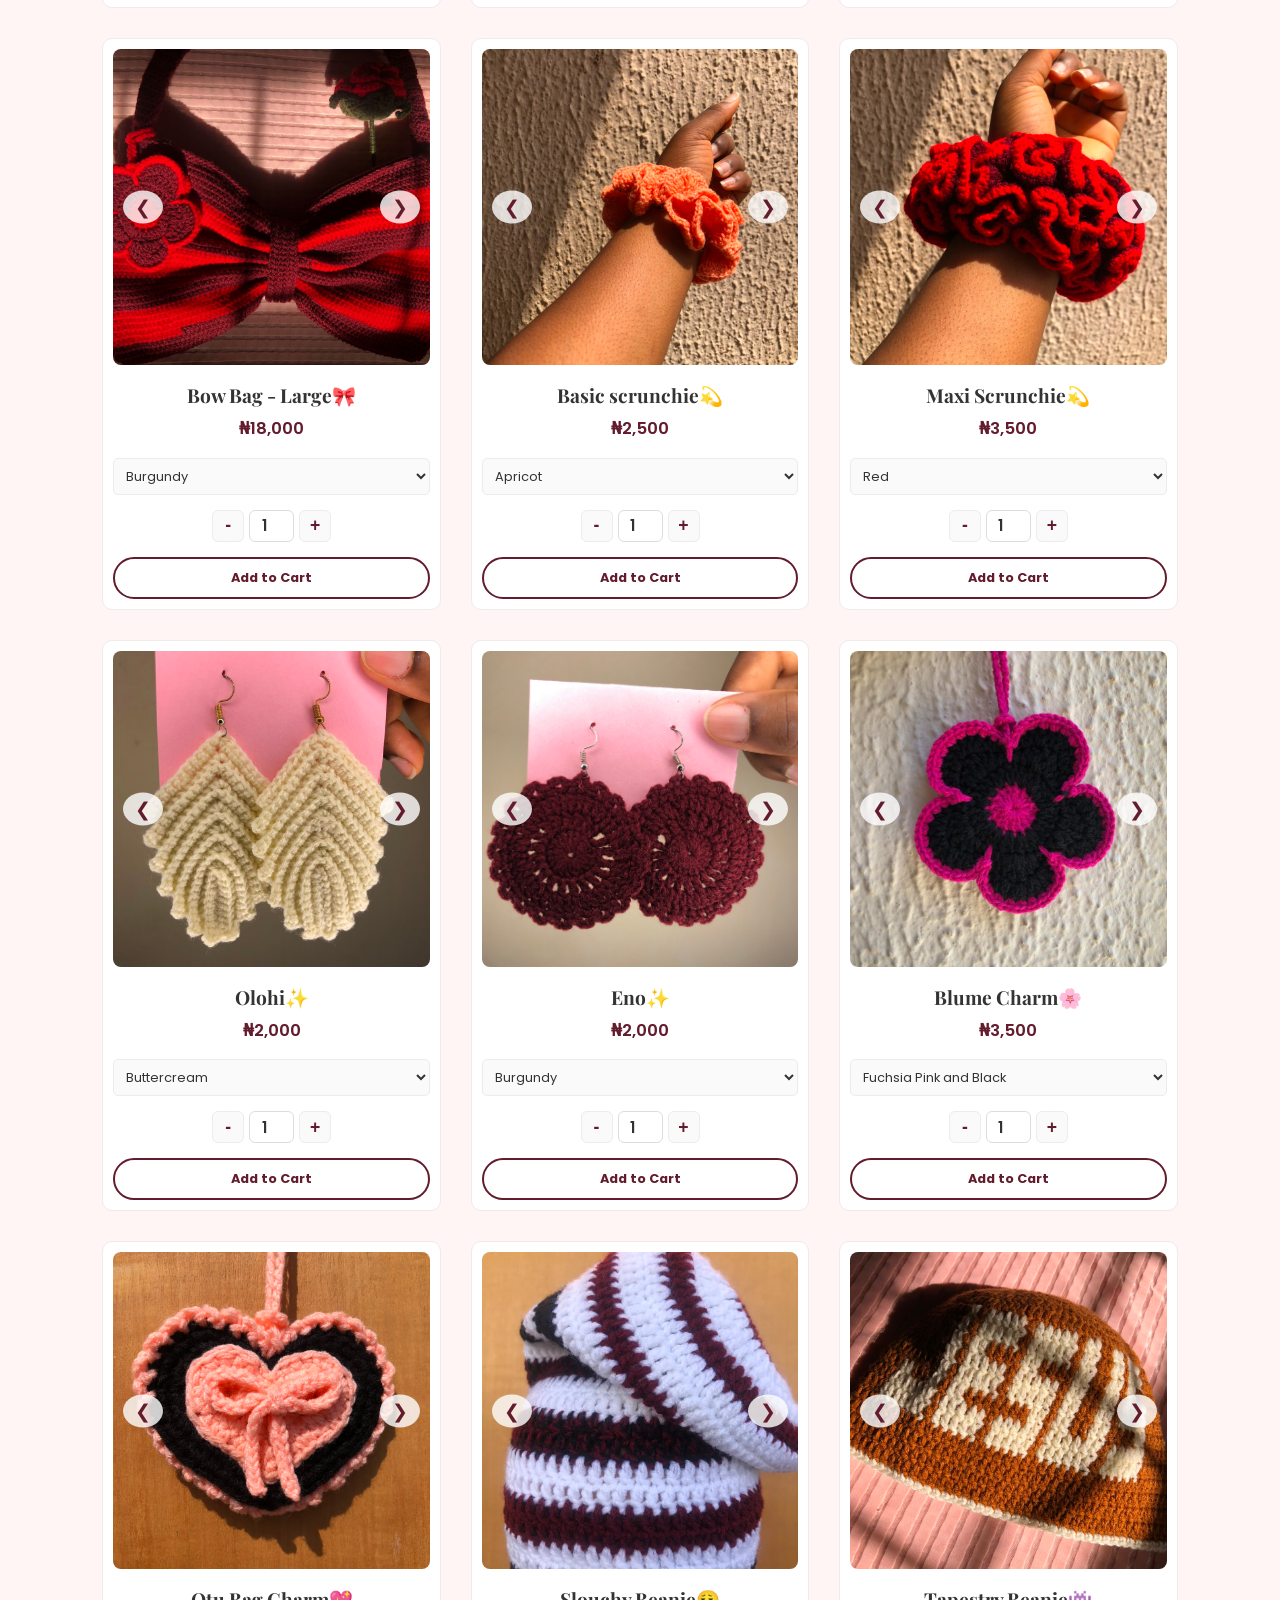
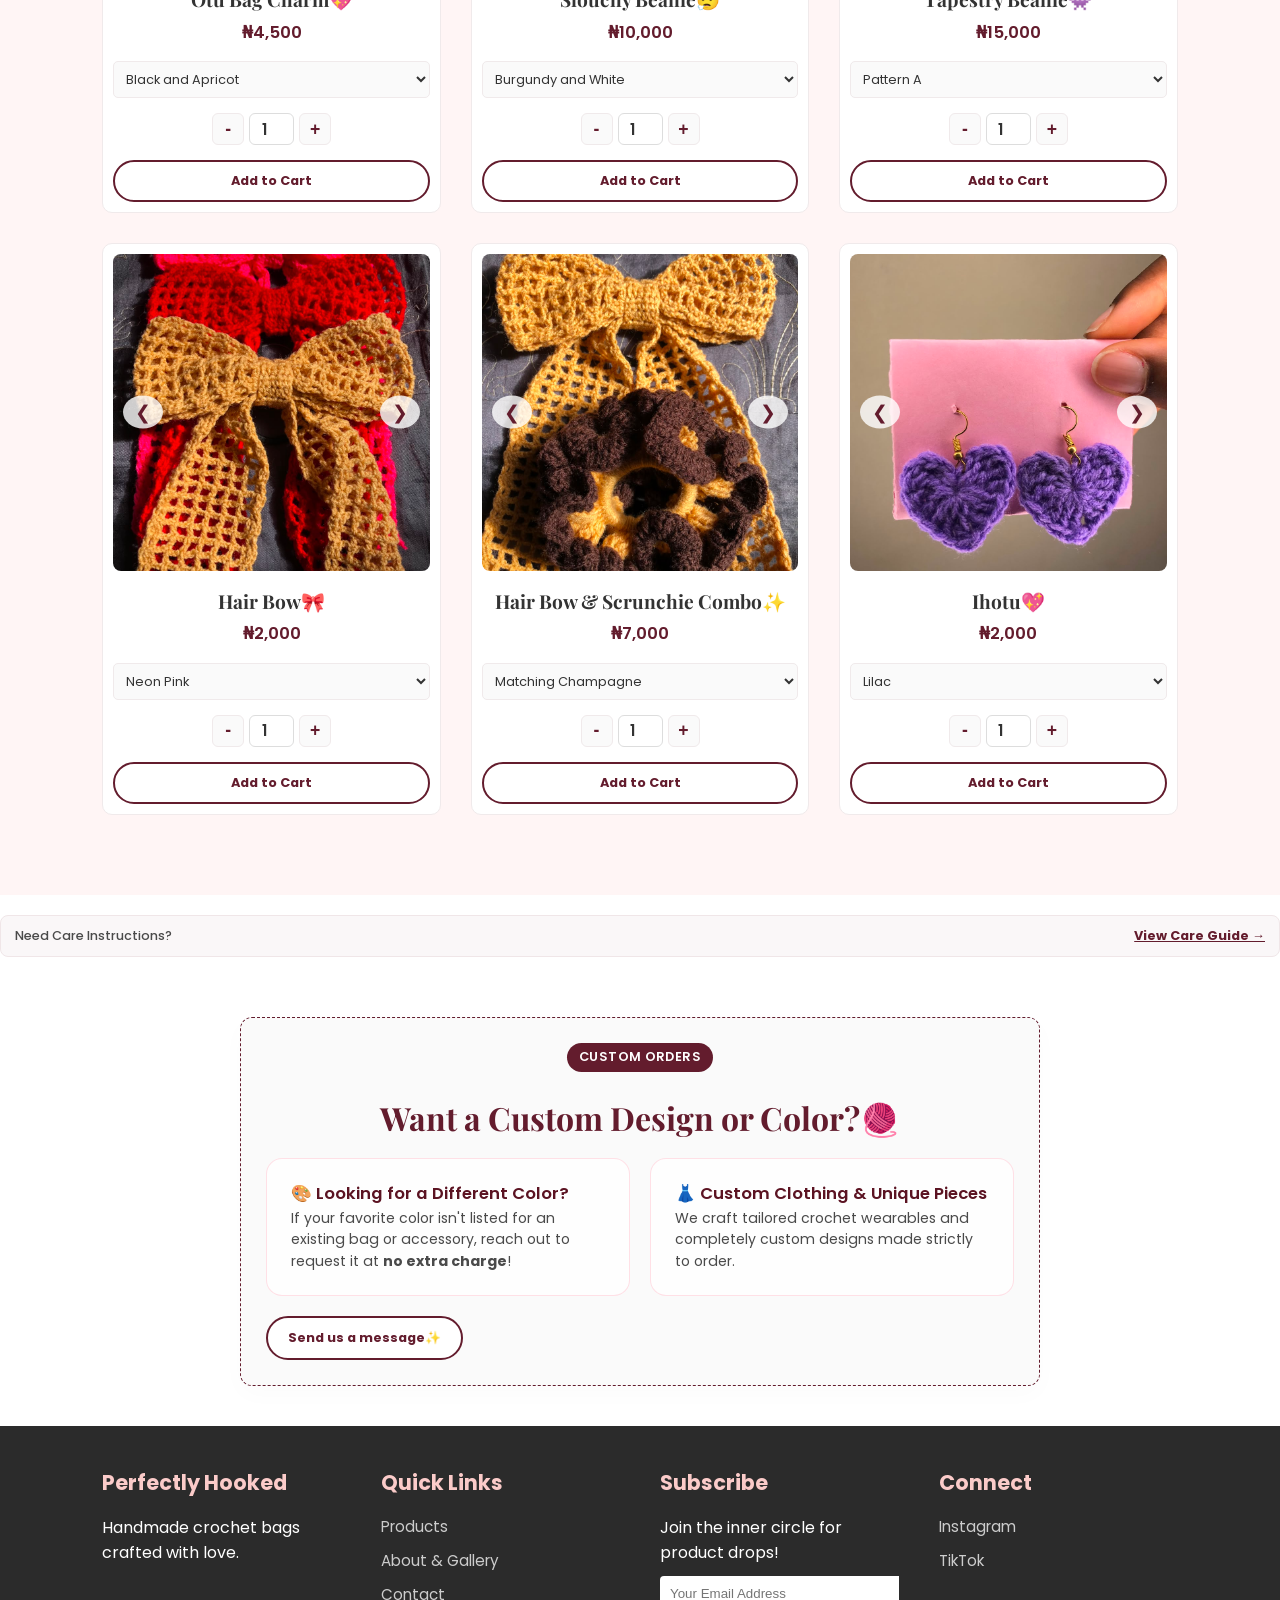
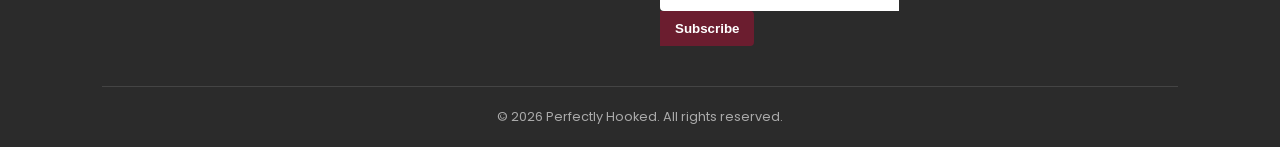
<file: products.html>
<!DOCTYPE html>
<html lang="en">
<head>
    <meta charset="UTF-8">
    <meta name="viewport" content="width=device-width, initial-scale=1.0">
    <title>Our Collection | Perfectly Hooked</title>
    <link rel="stylesheet" href="style.css">
    <link href="https://fonts.googleapis.com/css2?family=Playfair+Display:ital,wght@0,400..900;1,400..900&family=Poppins:wght@300;400;600&display=swap" rel="stylesheet">
    
    <!-- Paystack Inline Popup Script -->
    <script src="https://js.paystack.co/v1/inline.js"></script>

   <style>
    /* --- Product Grid & Cards --- */
    .product-grid {
        display: grid;
        grid-template-columns: repeat(3, 1fr);
        gap: 30px;
        margin-top: 20px;
    }

    .product-card {
        background-color: #fff;
        border: 1px solid #f0eaeb;
        border-radius: 10px;
        padding: 10px;
        text-align: center;
        display: flex;
        flex-direction: column;
        justify-content: space-between;
        transition: transform 0.3s ease, box-shadow 0.3s ease;
        position: relative;
        cursor: pointer;
        width: 100%; /* Changed from fixed 280px */
        max-width: 100%;
    }

    .product-card:hover {
        transform: translateY(-8px);
        box-shadow: 0 12px 24px rgba(0, 0, 0, 0.1);
    }

    /* --- Image Slider Styling --- */
    .image-slider {
        position: relative;
        border-radius: 8px;
        overflow: hidden;
        width: 100%;
    }

    .image-slider img {
        width: 100%;
        height: auto;
        aspect-ratio: 1 / 1;
        object-fit: cover;
        display: none;
    }

    .image-slider img.active-slide {
        display: block;
    }

    .slide-btn {
        position: absolute;
        top: 50%;
        transform: translateY(-50%);
        background: rgba(255, 255, 255, 0.8);
        color: #631C2D;
        border: none;
        font-size: 1.2rem;
        padding: 5px 12px;
        cursor: pointer;
        border-radius: 50%;
        transition: background 0.3s ease;
        z-index: 10;
    }

    .slide-btn:hover {
        background: #ffffff;
    }

    .prev-btn {
        left: 10px;
    }
    .next-btn {
        right: 10px;
    }

    /* --- Product Info & Forms --- */
    .product-details {
        display: flex;
        flex-direction: column;
        margin-top: 15px;
        flex-grow: 1;
    }

    .product-name {
        font-family: 'Playfair Display', serif;
        font-size: clamp(0.85rem, 1.5vw, 1.2rem);
        color: #333;
        margin: 0 0 5px 0;
    }

    .product-price {
        font-family: 'Poppins', sans-serif;
        font-size: clamp(0.85rem, 1.3vw, 1.1rem);
        font-weight: 600;
        color: #631C2D;
        margin: 0 0 15px 0;
    }

    .color-selector {
        width: 100%;
        padding: 8px;
        margin-bottom: 15px;
        border: 1px solid #f0eaeb;
        border-radius: 5px;
        font-family: 'Poppins', sans-serif;
        font-size: clamp(0.75rem, 1vw, 0.95rem);
        color: #333;
        background-color: #fafafa;
        cursor: pointer;
    }

    .color-selector:focus {
        outline: none;
        border-color: #631C2D;
    }

    /* --- Quantity Selector Styling --- */
    .quantity-selector {
        display: flex;
        align-items: center;
        justify-content: center;
        gap: 5px;
        margin-bottom: 15px;
    }

    .quantity-selector button {
        background-color: #fafafa;
        color: #631C2D;
        border: 1px solid #f0eaeb;
        width: 32px;
        height: 32px;
        border-radius: 6px;
        font-size: 1.1rem;
        font-weight: 600;
        cursor: pointer;
        display: flex;
        align-items: center;
        justify-content: center;
        transition: all 0.2s ease;
    }

    .quantity-selector button:hover {
        background-color: #631C2D;
        color: #fff;
    }

    .quantity-selector input {
        width: 45px;
        height: 32px;
        text-align: center;
        border: 1px solid #ddd;
        border-radius: 6px;
        font-family: 'Poppins', sans-serif;
        font-size: 0.95rem;
        font-weight: 600;
        color: #333;
        outline: none;
        background-color: #fff;
    }

    .add-to-cart {
        background-color: #fff;
        color: #631C2D;
        border: 2px solid #631C2D;
        padding: 10px 20px;
        border-radius: 25px;
        cursor: pointer;
        font-weight: bold;
        font-family: 'Poppins', sans-serif;
        margin-top: auto;
        transition: all 0.3s ease;
        font-size: clamp(0.75rem, 1vw, 0.95rem);
    }

    .add-to-cart:hover {
        background-color: #631C2D;
        color: #fff;
    }

    .hide-product {
        display: none !important;
    }

    /* --- Welcome Back Banner --- */
    .welcome-banner {
        background-color: #fff5f5;
        border-bottom: 2px solid #631C2D;
        padding: 12px 20px;
        font-family: 'Poppins', sans-serif;
    }

    .welcome-banner.hidden {
        display: none !important;
    }

    .welcome-content {
        max-width: 1200px;
        margin: 0 auto;
        display: flex;
        justify-content: space-between;
        align-items: center;
        flex-wrap: wrap;
        gap: 10px;
    }

    .welcome-text {
        display: flex;
        align-items: center;
        gap: 10px;
        color: #333;
        font-size: clamp(0.8rem, 1.2vw, 1rem);
    }

    .welcome-actions {
        display: flex;
        align-items: center;
        gap: 15px;
    }

    .welcome-btn {
        background-color: #631C2D;
        color: #fff;
        text-decoration: none;
        padding: 6px 16px;
        border-radius: 20px;
        font-size: clamp(0.7rem, 1vw, 0.85rem);
        font-weight: 600;
        transition: background 0.2s;
    }

    .welcome-btn:hover {
        background-color: #4a1522;
    }

    .welcome-close-btn {
        background: none;
        border: none;
        font-size: 1.2rem;
        cursor: pointer;
        color: #666;
    }

    /* --- Floating Cart Styling --- */
    .floating-cart {
        position: fixed;
        bottom: 30px;
        right: 30px;
        background-color: #631C2D;
        color: #fff;
        padding: 15px 25px;
        border-radius: 30px;
        box-shadow: 0 8px 16px rgba(0, 0, 0, 0.2);
        cursor: pointer;
        display: flex;
        align-items: center;
        gap: 10px;
        font-family: 'Poppins', sans-serif;
        font-weight: bold;
        font-size: clamp(0.9rem, 1.5vw, 1.1rem);
        transition: transform 0.3s ease, opacity 0.3s ease, visibility 0.3s;
        z-index: 1000;
    }

    .floating-cart:hover {
        transform: scale(1.05);
        background-color: #4a1522;
    }

    .cart-badge {
        background-color: #fff;
        color: #631C2D;
        padding: 2px 8px;
        border-radius: 50%;
        font-size: 0.9rem;
    }

    .cart-hidden {
        opacity: 0;
        visibility: hidden;
        transform: translateY(20px);
    }

    .modal-overlay {
        position: fixed;
        top: 0;
        left: 0;
        width: 100%;
        height: 100%;
        background: rgba(0, 0, 0, 0.6);
        display: none;
        justify-content: center;
        align-items: center;
        z-index: 2000;
        backdrop-filter: blur(3px);
    }

    .modal-content-wrapper {
        background: #fff;
        padding: 25px;
        border-radius: 15px;
        width: 90%;
        max-width: 650px;
        max-height: 90vh;
        overflow-y: auto;
        font-family: 'Poppins', sans-serif;
        position: relative;
        box-shadow: 0 10px 25px rgba(0, 0, 0, 0.2);
    }

    .qv-modal-body {
        display: flex;
        flex-wrap: wrap;
        gap: 20px;
        margin-top: 10px;
    }

    .qv-image-container {
        flex: 1 1 250px;
        position: relative;
        display: flex;
        align-items: center;
        justify-content: center;
        background-color: #fafafa;
        border-radius: 10px;
        padding: 10px;
        min-height: 250px;
    }

   .qv-image-container img {
    width: 100%;
    max-height: 480px; 
    object-fit: contain; 
    border-radius: 12px; 
    display: none;
    border: 2px solid #f0eaeb; 
    box-shadow: 0 4px 8px rgba(0, 0, 0, 0.06); 
    background-color: #fafafa; 
    padding: 4px; 
}

    .qv-image-container img.active-slide {
        display: block;
    }

    .qv-details-container {
        flex: 1 1 280px;
        display: flex;
        flex-direction: column;
        justify-content: center;
    }

    .qv-title {
        font-family: 'Playfair Display', serif;
        font-size: clamp(1.2rem, 2.5vw, 1.5rem);
        color: #631C2D;
        margin: 0 0 5px 0;
    }

    .qv-price {
        font-size: clamp(1rem, 2vw, 1.25rem);
        font-weight: 600;
        color: #333;
        margin-bottom: 12px;
    }

    .qv-description {
        font-size: clamp(0.8rem, 1.2vw, 0.9rem);
        color: #555;
        line-height: 1.5;
        margin-bottom: 15px;
    }

    .close-modal {
        position: absolute;
        top: 15px;
        right: 20px;
        font-size: 1.6rem;
        cursor: pointer;
        color: #333;
        line-height: 1;
        z-index: 10;
    }

    .close-modal:hover {
        color: #631C2D;
    }

    /* Cart specific styles */
    .cart-modal h2 {
        margin-top: 0;
        color: #631C2D;
        font-family: 'Playfair Display', serif;
        font-size: clamp(1.3rem, 2.5vw, 1.8rem);
    }

    .cart-item-row {
        display: flex;
        justify-content: space-between;
        align-items: center;
        border-bottom: 1px solid #eee;
        padding: 10px 0;
    }

    .cart-item-details {
        display: flex;
        flex-direction: column;
    }

    .cart-item-title {
        font-weight: bold;
        color: #333;
        font-size: clamp(0.85rem, 1.2vw, 1rem);
    }

    .cart-item-subtitle {
        font-size: clamp(0.75rem, 1vw, 0.9rem);
        color: #666;
    }

    .remove-btn {
        background: none;
        border: none;
        color: #d9534f;
        cursor: pointer;
        font-size: 1.2rem;
    }

    .cart-total {
        font-size: clamp(1rem, 1.5vw, 1.2rem);
        font-weight: bold;
        text-align: right;
        margin: 20px 0;
        color: #631C2D;
    }

    .modal-checkout-btn {
        width: 100%;
        background-color: #631C2D;
        color: #fff;
        border: none;
        padding: 12px;
        border-radius: 25px;
        font-weight: bold;
        font-size: clamp(0.9rem, 1.3vw, 1.1rem);
        cursor: pointer;
        transition: background 0.3s;
    }

    .modal-checkout-btn:hover {
        background-color: #4a1522;
    }

    .checkout-form-container {
        display: none;
        margin-top: 15px;
        border-top: 1px dashed #ddd;
        padding-top: 15px;
    }

    .checkout-form-container h3 {
        font-family: 'Playfair Display', serif;
        color: #631C2D;
        margin-top: 0;
        margin-bottom: 15px;
        font-size: clamp(1.1rem, 2vw, 1.3rem);
    }

    .form-group {
        display: flex;
        flex-direction: column;
        gap: 5px;
        margin-bottom: 12px;
    }

    .form-group label {
        font-weight: 600;
        font-size: clamp(0.8rem, 1.1vw, 0.9rem);
        color: #333;
    }

    .form-group input,
    .form-group textarea,
    .form-group select {
        padding: 10px;
        border: 1px solid #ccc;
        border-radius: 6px;
        font-family: 'Poppins', sans-serif;
        font-size: clamp(0.85rem, 1.1vw, 0.95rem);
    }

    .form-group input:focus,
    .form-group textarea:focus,
    .form-group select:focus {
        outline: none;
        border-color: #631C2D;
    }

    .success-screen {
        text-align: center;
        padding: 20px 10px;
    }

    .success-screen h2 {
        color: #27ae60;
        font-size: clamp(1.3rem, 3vw, 1.8rem);
        margin-bottom: 10px;
    }

    .success-screen p {
        color: #555;
        line-height: 1.5;
        margin-bottom: 20px;
        font-size: clamp(0.85rem, 1.2vw, 1rem);
    }

    .whatsapp-btn {
        display: inline-block;
        background-color: #25D366;
        color: white;
        padding: 12px 25px;
        border-radius: 30px;
        text-decoration: none;
        font-weight: bold;
        font-size: clamp(0.9rem, 1.3vw, 1.1rem);
        box-shadow: 0 4px 10px rgba(37, 211, 102, 0.3);
        transition: transform 0.2s;
    }

    .whatsapp-btn:hover {
        transform: scale(1.03);
        background-color: #128C7E;
    }

    /* RESPONSIVE BREAKPOINTS */

    /* Tablet: 2 columns */
    @media (max-width: 992px) {
        .product-grid {
            grid-template-columns: repeat(2, 1fr);
            gap: 20px;
        }
    }

    /* Mobile: 2 columns (fixed!) */
    @media (max-width: 640px) {
        .product-grid {
            grid-template-columns: repeat(2, 1fr);
            gap: 12px;
            padding: 0 5px;
        }

        .product-card {
            padding: 10px;
        }

        .product-name {
            font-size: 0.8rem;
        }

        .product-price {
            font-size: 0.8rem;
            margin-bottom: 10px;
        }

        .color-selector {
            font-size: 0.7rem;
            padding: 6px;
            margin-bottom: 10px;
        }

        .quantity-selector button {
            width: 26px;
            height: 26px;
            font-size: 0.9rem;
        }

        .quantity-selector input {
            width: 36px;
            height: 26px;
            font-size: 0.8rem;
        }

        .add-to-cart {
            font-size: 0.7rem;
            padding: 8px 12px;
        }

        .slide-btn {
            font-size: 0.9rem;
            padding: 3px 8px;
        }
    }

    /* Small phones: 2 columns with tighter spacing */
    @media (max-width: 420px) {
        .product-grid {
            gap: 8px;
            padding: 0 2px;
        }

        .product-card {
            padding: 6px;
        }

        .product-name {
            font-size: 0.7rem;
        }

        .product-price {
            font-size: 0.7rem;
            margin-bottom: 6px;
        }

        .color-selector {
            font-size: 0.6rem;
            padding: 4px;
            margin-bottom: 6px;
        }

        .quantity-selector button {
            width: 22px;
            height: 22px;
            font-size: 0.7rem;
        }

        .quantity-selector input {
            width: 30px;
            height: 22px;
            font-size: 0.7rem;
        }

        .add-to-cart {
            font-size: 0.6rem;
            padding: 6px 8px;
        }

        .slide-btn {
            font-size: 0.7rem;
            padding: 2px 6px;
        }

        .prev-btn {
            left: 4px;
        }
        .next-btn {
            right: 4px;
        }
    }

    /* Header responsive */
    @media (max-width: 768px) {
        header {
            flex-direction: column;
            gap: 15px;
            padding: 15px 4%;
            text-align: center;
        }
        header nav {
            display: flex;
            justify-content: center;
            flex-wrap: wrap;
            gap: 10px;
        }
        header nav a {
            margin-left: 0;
            padding: 5px 10px;
            font-size: 0.9rem;
        }
        .qv-modal-body {
            flex-direction: column;
        }

        .welcome-content {
            flex-direction: column;
            text-align: center;
        }

        .welcome-actions {
            flex-wrap: wrap;
            justify-content: center;
        }
    }

    /* Very small phones */
    @media (max-width: 480px) {
        .floating-cart {
            bottom: 15px;
            right: 15px;
            padding: 10px 16px;
            font-size: 0.85rem;
        }

        .modal-content-wrapper {
            padding: 15px;
            width: 95%;
        }

        .qv-image-container {
            min-height: 180px;
        }
    }
</style>
</head>
<body>

    <!-- Header & Navigation -->
    <header>
        <div class="logo">Perfectly <span>Hooked</span></div>
        <nav>
            <a href="index.html">Home</a>
            <a href="products.html" class="active">Products</a>
            <a href="about.html">About & Gallery</a>
            <a href="contact.html">Contact</a>
            <a href="#" onclick="openCartModal(); return false;" style="font-weight: 600; color: #631C2D;">🛒 Cart (<span id="cartCountHeader">0</span>)</a>
        </nav>
    </header>

    <!-- Returning Customer Cart Banner -->
    <div id="welcome-back-banner" class="welcome-banner hidden">
      <div class="welcome-content">
        <div class="welcome-text">
          <span class="welcome-icon">👋🏾</span>
          <p>
            <strong>Welcome back!</strong> You still have <span id="welcome-cart-count">0</span> item(s) in your cart.
          </p>
        </div>
        <div class="welcome-actions">
          <a href="#" onclick="openCartModal(); return false;" class="welcome-btn checkout-btn">Review & Checkout →</a>
          <button onclick="closeWelcomeBanner()" class="welcome-close-btn" aria-label="Dismiss">✕</button>
        </div>
      </div>
    </div>

    <section class="mini-hero">
        <h1>Our Collection</h1>
    </section>

    <!-- Product Filters -->
    <section class="filter-section">
        <div class="filter-menu">
            <button class="filter-btn active" onclick="filterItems('all', this)">All</button>
            <button class="filter-btn" onclick="filterItems('elara', this)">Elara Bags</button>
            <button class="filter-btn" onclick="filterItems('totes', this)">Tote Bags</button>
            <button class="filter-btn" onclick="filterItems('bows', this)">Bow Bags</button>
            <button class="filter-btn" onclick="filterItems('accessories', this)">Accessories</button>
        </div>
    </section>

    <!-- Checkout Button (Top) -->
    <div style="text-align: center; margin: 30px 0;">
        <button onclick="openCartModal()" class="btn" style="background-color: #631C2D; color: white; border: none; padding: 12px 24px; border-radius: 25px; cursor: pointer; font-family: 'Poppins', sans-serif; font-weight: bold;">View Cart & Checkout 🛒</button>
    </div>

    <!-- Product Grid -->
    <section class="products-container">
        <div class="product-grid" id="product-list">
            
            <!-- Elara Duo Bag -->
            <div class="product-card" data-category="elara" onclick="openQuickView(this, 'Elara Duo Bag🤩', '₦25,000', 25000, 'A beautiful dual-tone handmade crochet wrist bag.', 'color-elara-duo', 'qty-elara-duo')">
                <div class="image-slider">
                    <img src="b+p elara.jpeg" alt="Elara Duo Bag Front" class="active-slide">
                    <img src="brown elara.jpeg" alt="Elara Duo Bag Side">
                    <img src="bag elara.jpeg" alt="Elara Duo Bag Inside">
                    <button class="slide-btn prev-btn" onclick="event.stopPropagation(); changeSlide(this, -1)">&#10094;</button>
                    <button class="slide-btn next-btn" onclick="event.stopPropagation(); changeSlide(this, 1)">&#10095;</button>
                </div>
                <div class="product-details">
                    <h3 class="product-name">Elara Duo Bag🤩</h3>
                    <p class="product-price">₦25,000</p>
                    
                    <select id="color-elara-duo" class="color-selector" onclick="event.stopPropagation()">
                        <option value="Brown and Olive Green">Brown and Olive Green</option>
                        <option value="Electric Blue and Fuchsia Pink">Electric Blue and Fuchsia Pink</option>
                        <option value="Lilac and Purple">Lilac and Purple</option>
                        <option value="Fuchsia Pink and Olive Green">Fuchsia Pink and Olive Green</option>
                    </select>

                    <div class="quantity-selector" onclick="event.stopPropagation()">
                        <button type="button" onclick="changeCardQty('elara-duo', -1)">-</button>
                        <input type="number" id="qty-elara-duo" value="1" min="1" readonly>
                        <button type="button" onclick="changeCardQty('elara-duo', 1)">+</button>
                    </div>

                    <button class="add-to-cart" onclick="event.stopPropagation(); addCustomToCart('Elara Duo Bag🤩', 25000, 'color-elara-duo', 'qty-elara-duo')">Add to Cart</button>
                </div>
            </div>

            <!-- Elara Classic Bag -->
            <div class="product-card" data-category="elara" onclick="openQuickView(this, 'Elara Classic Bag🤩', '₦20,000', 20000, 'A sleek single-tone crochet bag', 'color-elara-classic', 'qty-elara-classic')">
                <div class="image-slider">
                    <img src="burgundy elara.jpeg" alt="Elara Classic Bag Front" class="active-slide">
                    <img src="burgundy bottom.jfif" alt="Elara Classic Bag Side">
                    <button class="slide-btn prev-btn" onclick="event.stopPropagation(); changeSlide(this, -1)">&#10094;</button>
                    <button class="slide-btn next-btn" onclick="event.stopPropagation(); changeSlide(this, 1)">&#10095;</button>
                </div>
                <div class="product-details">
                    <h3 class="product-name">Elara Classic Bag🤩</h3>
                    <p class="product-price">₦20,000</p>
                    
                    <select id="color-elara-classic" class="color-selector" onclick="event.stopPropagation()">
                        <option value="Burgundy">Burgundy</option>
                        <option value="Black">Black</option>
                        <option value="Fuchsia Pink">Fuchsia Pink</option>
                    </select>

                    <div class="quantity-selector" onclick="event.stopPropagation()">
                        <button type="button" onclick="changeCardQty('elara-classic', -1)">-</button>
                        <input type="number" id="qty-elara-classic" value="1" min="1" readonly>
                        <button type="button" onclick="changeCardQty('elara-classic', 1)">+</button>
                    </div>

                    <button class="add-to-cart" onclick="event.stopPropagation(); addCustomToCart('Elara Classic Bag🤩', 20000, 'color-elara-classic', 'qty-elara-classic')">Add to Cart</button>
                </div>
            </div>

            <!-- Elara Textured Bag -->
            <div class="product-card" data-category="elara" onclick="openQuickView(this, 'Elara Textured Bag🤩', '₦25,000', 25000, 'Looking for a bag with a bit of character? The Elara Textured Bag is perfect for you.', 'color-elara-textured', 'qty-elara-textured')">
                <div class="image-slider">
                    <img src="brown popcorn elara.jfif" alt="Elara Textured Bag Front" class="active-slide">
                    <img src="popraised.jfif" alt="Elara Textured Bag Side">
                    <button class="slide-btn prev-btn" onclick="event.stopPropagation(); changeSlide(this, -1)">&#10094;</button>
                    <button class="slide-btn next-btn" onclick="event.stopPropagation(); changeSlide(this, 1)">&#10095;</button>
                </div>
                <div class="product-details">
                    <h3 class="product-name">Elara Textured Bag🤩</h3>
                    <p class="product-price">₦25,000</p>
                    
                    <select id="color-elara-textured" class="color-selector" onclick="event.stopPropagation()">
                        <option value="Dark Brown and Champagne">Dark Brown and Champagne</option>
                        <option value="Burgundy and Red">Burgundy and Red</option>
                        <option value="Fuchsia Pink and Light Pink">Fuchsia Pink and Light Pink</option>
                    </select>

                    <div class="quantity-selector" onclick="event.stopPropagation()">
                        <button type="button" onclick="changeCardQty('elara-textured', -1)">-</button>
                        <input type="number" id="qty-elara-textured" value="1" min="1" readonly>
                        <button type="button" onclick="changeCardQty('elara-textured', 1)">+</button>
                    </div>

                    <button class="add-to-cart" onclick="event.stopPropagation(); addCustomToCart('Elara Textured Bag🤩', 25000, 'color-elara-textured', 'qty-elara-textured')">Add to Cart</button>
                </div>
            </div>

            <!-- Bloom Tote -->
            <div class="product-card" data-category="totes" onclick="openQuickView(this, 'Bloom Tote🤍', '₦30,000', 30000, 'A spacious everyday tote bag lined with fabric, designed to hold daily essentials in style.', 'color-bloom-tote', 'qty-bloom-tote')">
                <div class="image-slider">
                    <img src="red tote.jpeg" alt="Bloom Tote Front" class="active-slide">
                    <img src="closer red tote look.jfif" alt="Bloom Tote Detail">
                    <button class="slide-btn prev-btn" onclick="event.stopPropagation(); changeSlide(this, -1)">&#10094;</button>
                    <button class="slide-btn next-btn" onclick="event.stopPropagation(); changeSlide(this, 1)">&#10095;</button>
                </div>
                <div class="product-details">
                    <h3 class="product-name">Bloom Tote🤍</h3>
                    <p class="product-price">₦30,000</p>
                    
                    <select id="color-bloom-tote" class="color-selector" onclick="event.stopPropagation()">
                        <option value="Burgundy and Red">Burgundy and Red</option>
                        <option value="Olive Green and Cream">Olive Green and Cream</option>
                        <option value="Burgundy and Salmon Pink">Burgundy and Salmon Pink</option>
                    </select>

                    <div class="quantity-selector" onclick="event.stopPropagation()">
                        <button type="button" onclick="changeCardQty('bloom-tote', -1)">-</button>
                        <input type="number" id="qty-bloom-tote" value="1" min="1" readonly>
                        <button type="button" onclick="changeCardQty('bloom-tote', 1)">+</button>
                    </div>

                    <button class="add-to-cart" onclick="event.stopPropagation(); addCustomToCart('Bloom Tote🤍', 30000, 'color-bloom-tote', 'qty-bloom-tote')">Add to Cart</button>
                </div>
            </div>

            <!-- Suzy Tote -->
            <div class="product-card" data-category="totes" onclick="openQuickView(this, 'Suzy Tote🤍', '₦20,000', 20000, 'Minimalist solid tote bag.', 'color-suzy-tote', 'qty-suzy-tote')">
                <div class="image-slider">
                    <img src="2nd tote bag.jfif" alt="Suzy Tote Front" class="active-slide">
                    <img src="pink closer look.jfif" alt="Suzy Tote Close Look">
                    <button class="slide-btn prev-btn" onclick="event.stopPropagation(); changeSlide(this, -1)">&#10094;</button>
                    <button class="slide-btn next-btn" onclick="event.stopPropagation(); changeSlide(this, 1)">&#10095;</button>
                </div>
                <div class="product-details">
                    <h3 class="product-name">Suzy Tote🤍</h3>
                    <p class="product-price">₦20,000</p>
                    
                    <select id="color-suzy-tote" class="color-selector" onclick="event.stopPropagation()">
                        <option value="Fuchsia Pink">Fuchsia Pink</option>
                        <option value="Olive Green">Olive Green</option>
                        <option value="Burgundy">Burgundy</option>
                        <option value="Navy Blue">Navy Blue</option>
                    </select>

                    <div class="quantity-selector" onclick="event.stopPropagation()">
                        <button type="button" onclick="changeCardQty('suzy-tote', -1)">-</button>
                        <input type="number" id="qty-suzy-tote" value="1" min="1" readonly>
                        <button type="button" onclick="changeCardQty('suzy-tote', 1)">+</button>
                    </div>

                    <button class="add-to-cart" onclick="event.stopPropagation(); addCustomToCart('Suzy Tote🤍', 20000, 'color-suzy-tote', 'qty-suzy-tote')">Add to Cart</button>
                </div>
            </div>

            <!-- Bow Bag - Medium -->
            <div class="product-card" data-category="bows" onclick="openQuickView(this, 'Bow Bag - Medium🎀', '₦15,000', 15000, 'Structured statement bag shaped like a bow.', 'color-bow-med', 'qty-bow-med')">
                <div class="image-slider">
                    <img src="bow bag 2.jpeg" alt="Bow Bag Medium Front" class="active-slide">
                    <img src="pink bow bag worn.jpeg" alt="Bow Bag Medium Worn">
                    <img src="back-pink bow bag.jpeg" alt="Bow Bag Medium Back">
                    <button class="slide-btn prev-btn" onclick="event.stopPropagation(); changeSlide(this, -1)">&#10094;</button>
                    <button class="slide-btn next-btn" onclick="event.stopPropagation(); changeSlide(this, 1)">&#10095;</button>
                </div>
                <div class="product-details">
                    <h3 class="product-name">Bow Bag - Medium🎀</h3>
                    <p class="product-price">₦15,000</p>
                    
                    <select id="color-bow-med" class="color-selector" onclick="event.stopPropagation()">
                        <option value="Pink">Pink</option>
                        <option value="Purple">Purple</option>
                        <option value="Black">Black</option>
                        <option value="Navy Blue">Navy Blue</option>
                        <option value="Burgundy">Burgundy</option>
                    </select>

                    <div class="quantity-selector" onclick="event.stopPropagation()">
                        <button type="button" onclick="changeCardQty('bow-med', -1)">-</button>
                        <input type="number" id="qty-bow-med" value="1" min="1" readonly>
                        <button type="button" onclick="changeCardQty('bow-med', 1)">+</button>
                    </div>

                    <button class="add-to-cart" onclick="event.stopPropagation(); addCustomToCart('Bow Bag - Medium🎀', 15000, 'color-bow-med', 'qty-bow-med')">Add to Cart</button>
                </div>
            </div>

            <!-- Bow Bag - Large -->
            <div class="product-card" data-category="bows" onclick="openQuickView(this, 'Bow Bag - Large🎀', '₦18,000', 18000, 'Larger version of our iconic bow bag designed to carry larger items while maintaining its shape.', 'color-bow-lg', 'qty-bow-lg')">
                <div class="image-slider">
                    <img src="bow bag 1.jpeg" alt="Bow Bag Large Front" class="active-slide">
                    <img src="red bow bag worn.jpeg" alt="Bow Bag Large Worn">
                    <img src="back-red bow bag.jpeg" alt="Bow Bag Large Back">
                    <button class="slide-btn prev-btn" onclick="event.stopPropagation(); changeSlide(this, -1)">&#10094;</button>
                    <button class="slide-btn next-btn" onclick="event.stopPropagation(); changeSlide(this, 1)">&#10095;</button>
                </div>
                <div class="product-details">
                    <h3 class="product-name">Bow Bag - Large🎀</h3>
                    <p class="product-price">₦18,000</p>
                    
                    <select id="color-bow-lg" class="color-selector" onclick="event.stopPropagation()">
                        <option value="Burgundy">Burgundy</option>
                        <option value="Purple">Purple</option>
                        <option value="Black">Black</option>
                        <option value="Navy Blue">Navy Blue</option>
                        <option value="Pink">Pink</option>
                    </select>

                    <div class="quantity-selector" onclick="event.stopPropagation()">
                        <button type="button" onclick="changeCardQty('bow-lg', -1)">-</button>
                        <input type="number" id="qty-bow-lg" value="1" min="1" readonly>
                        <button type="button" onclick="changeCardQty('bow-lg', 1)">+</button>
                    </div>

                    <button class="add-to-cart" onclick="event.stopPropagation(); addCustomToCart('Bow Bag - Large🎀', 18000, 'color-bow-lg', 'qty-bow-lg')">Add to Cart</button>
                </div>
            </div>

            <!-- Basic Scrunchie -->
            <div class="product-card" data-category="accessories" onclick="openQuickView(this, 'Basic scrunchie💫', '₦2,500', 2500, 'Cute crochet hair scrunchie that secures hair tightly without pull or damage, made with bold colors for you.', 'color-scrunchie-basic', 'qty-scrunchie-basic')">
                <div class="image-slider">
                    <img src="apricot scrunchie.jpeg" alt="Apricot Scrunchie" class="active-slide">
                    <img src="brown scrunchie.jpeg" alt="Brown Scrunchie">
                    <button class="slide-btn prev-btn" onclick="event.stopPropagation(); changeSlide(this, -1)">&#10094;</button>
                    <button class="slide-btn next-btn" onclick="event.stopPropagation(); changeSlide(this, 1)">&#10095;</button>
                </div>
                <div class="product-details">
                    <h3 class="product-name">Basic scrunchie💫</h3>
                    <p class="product-price">₦2,500</p>
                    
                    <select id="color-scrunchie-basic" class="color-selector" onclick="event.stopPropagation()">
                        <option value="Apricot">Apricot</option>
                        <option value="Fuchsia Pink">Fuchsia Pink</option>
                        <option value="Light Pink">Light Pink</option>
                        <option value="Purple">Purple</option>
                        <option value="Brown">Brown</option>
                        <option value="Red">Red</option>
                        <option value="Cream">Cream</option>
                        <option value="Black">Black</option>
                        <option value="Navy Blue">Navy Blue</option>
                        <option value="Burgundy">Burgundy</option>
                    </select>

                    <div class="quantity-selector" onclick="event.stopPropagation()">
                        <button type="button" onclick="changeCardQty('scrunchie-basic', -1)">-</button>
                        <input type="number" id="qty-scrunchie-basic" value="1" min="1" readonly>
                        <button type="button" onclick="changeCardQty('scrunchie-basic', 1)">+</button>
                    </div>

                    <button class="add-to-cart" onclick="event.stopPropagation(); addCustomToCart('Basic scrunchie💫', 2500, 'color-scrunchie-basic', 'qty-scrunchie-basic')">Add to Cart</button>
                </div>
            </div>

            <!-- Maxi Scrunchie -->
            <div class="product-card" data-category="accessories" onclick="openQuickView(this, 'Maxi scrunchie💫', '₦3,500', 3500, 'Oversized statement hair scrunchie adding instant volume to buns and ponytails, made with bold colors for you.', 'color-scrunchie-lg', 'qty-scrunchie-lg')">
                <div class="image-slider">
                    <img src="red scrunchie.jpeg" alt="Large Red Scrunchie" class="active-slide">
                    <img src="pink big scrunchie.jpeg" alt="Large Pink Scrunchie">
                    <button class="slide-btn prev-btn" onclick="event.stopPropagation(); changeSlide(this, -1)">&#10094;</button>
                    <button class="slide-btn next-btn" onclick="event.stopPropagation(); changeSlide(this, 1)">&#10095;</button>
                </div>
                <div class="product-details">
                    <h3 class="product-name">Maxi Scrunchie💫</h3>
                    <p class="product-price">₦3,500</p>
                    
                    <select id="color-scrunchie-lg" class="color-selector" onclick="event.stopPropagation()">
                        <option value="Red">Red</option>
                        <option value="Fuchsia Pink">Fuchsia Pink</option>
                        <option value="Light Pink">Light Pink</option>
                        <option value="Purple">Purple</option>
                        <option value="Brown">Brown</option>
                        <option value="Apricot">Apricot</option>
                        <option value="Black">Black</option>
                        <option value="Burgundy">Burgundy</option>
                        <option value="Navy Blue">Navy Blue</option>
                        <option value="Light Blue">Light Blue</option>
                    </select>

                    <div class="quantity-selector" onclick="event.stopPropagation()">
                        <button type="button" onclick="changeCardQty('scrunchie-lg', -1)">-</button>
                        <input type="number" id="qty-scrunchie-lg" value="1" min="1" readonly>
                        <button type="button" onclick="changeCardQty('scrunchie-lg', 1)">+</button>
                    </div>

                    <button class="add-to-cart" onclick="event.stopPropagation(); addCustomToCart('Maxi scrunchie💫', 3500, 'color-scrunchie-lg', 'qty-scrunchie-lg')">Add to Cart</button>
                </div>
            </div>

            <!-- Olohi Earrings -->
            <div class="product-card" data-category="accessories" onclick="openQuickView(this, 'Olohi✨', '₦2,000', 2000, 'Lightweight floral dangle earrings. Olohi means Beauty in the Idoma Language.', 'color-ihotu', 'qty-ihotu')">
                <div class="image-slider">
                    <img src="ivy4.jpeg" alt="Ivy Earrings Style 1" class="active-slide">
                    <img src="ivy2.jpeg" alt="Ivy Earrings Style 2">
                    <img src="ivy3.jpeg" alt="style 3">
                    <img src="ivy1.jpeg" alt="style 4">
                    <img src="ivy5.jpeg">
                    <button class="slide-btn prev-btn" onclick="event.stopPropagation(); changeSlide(this, -1)">&#10094;</button>
                    <button class="slide-btn next-btn" onclick="event.stopPropagation(); changeSlide(this, 1)">&#10095;</button>
                </div>
                <div class="product-details">
                    <h3 class="product-name">Olohi✨</h3>
                    <p class="product-price">₦2,000</p>
                    
                    <select id="color-olohi" class="color-selector" onclick="event.stopPropagation()">
                        <option value="Buttercream">Buttercream</option>
                        <option value="Purple">Purple</option>
                        <option value="Neon Pink">Neon Pink</option>
                        <option value="Purple and Lilac">Purple and Lilac</option>
                        <option value="Burgundy and Apricot">Burgundy and Aprioct</option>
                        <option value="Red and Burgundy">Red and Burgundy</option>
                        <option value="Navy Blue and Light Blue">Navy Blue and Light Blue</option>
                    </select>

                    <div class="quantity-selector" onclick="event.stopPropagation()">
                        <button type="button" onclick="changeCardQty('olohi', -1)">-</button>
                        <input type="number" id="qty-olohi" value="1" min="1" readonly>
                        <button type="button" onclick="changeCardQty('olohi', 1)">+</button>
                    </div>

                    <button class="add-to-cart" onclick="event.stopPropagation(); addCustomToCart('Olohi✨', 2000, 'color-olohi', 'qty-olohi')">Add to Cart</button>
                </div>
            </div>

            <!-- Eno Earrings -->
            <div class="product-card" data-category="accessories" onclick="openQuickView(this, 'Eno✨', '₦2,000', 2000, 'Charming crochet earrings made with bold colors. Eno means sun in the Idoma Language', 'color-eno', 'qty-eno')">
                <div class="image-slider">
                    <img src="er3.jpeg" alt="Burgundy Pearl Earrings" class="active-slide">
                    <img src="er2.jpeg" alt="Purple Pearl Earrings">
                    <img src="er1.jpeg">
                    <img src="er4.jpeg">
                    <button class="slide-btn prev-btn" onclick="event.stopPropagation(); changeSlide(this, -1)">&#10094;</button>
                    <button class="slide-btn next-btn" onclick="event.stopPropagation(); changeSlide(this, 1)">&#10095;</button>
                </div>
                <div class="product-details">
                    <h3 class="product-name">Eno✨</h3>
                    <p class="product-price">₦2,000</p>
                    
                    <select id="color-eno" class="color-selector" onclick="event.stopPropagation()">
                        <option value="Burgundy">Burgundy</option>
                        <option value="Black">Black</option>
                        <option value="Pink">Pink</option>
                        <option value="Purple">Purple</option>
                        <option value="Brown">Brown</option>
                        <option value="Cream">Cream</option>
                    </select>

                    <div class="quantity-selector" onclick="event.stopPropagation()">
                        <button type="button" onclick="changeCardQty('eno', -1)">-</button>
                        <input type="number" id="qty-eno" value="1" min="1" readonly>
                        <button type="button" onclick="changeCardQty('eno', 1)">+</button>
                    </div>

                    <button class="add-to-cart" onclick="event.stopPropagation(); addCustomToCart('Eno✨', 2000, 'color-eno', 'qty-eno')">Add to Cart</button>
                </div>
            </div>

            <!-- Flower Bag Charm -->
            <div class="product-card" data-category="accessories" onclick="openQuickView(this, 'Blume Charm🌸', '₦3,500', 3500, 'Beautiful flower accessory designed to attach directly onto your tote or shoulder bag. Blume means Flower in the German Language', 'color-blume-charm', 'qty-blume-charm')">
                <div class="image-slider">
                    <img src="bag charm black and pink.jpeg" alt="Flower Bag Charm Black Pink" class="active-slide">
                    <img src="bag charm burgundy and salmon pink.jpeg" alt="Flower Bag Charm Burgundy Salmon">
                    <img src="bagcharms together.jfif" alt="Flower Bag Charms Group">
                    <img src="black and pink bag charm.jpeg" alt="Bag Charms together">
                    <button class="slide-btn prev-btn" onclick="event.stopPropagation(); changeSlide(this, -1)">&#10094;</button>
                    <button class="slide-btn next-btn" onclick="event.stopPropagation(); changeSlide(this, 1)">&#10095;</button>
                </div>
                <div class="product-details">
                    <h3 class="product-name">Blume Charm🌸</h3>
                    <p class="product-price">₦3,500</p>
                    
                    <select id="color-blume-charm" class="color-selector" onclick="event.stopPropagation()">
                        <option value="Fuchsia Pink and Black">Fuchsia Pink and Black</option>
                        <option value="Burgundy and Salmon Pink">Burgundy and Salmon Pink</option>
                        <option value="Purple and Lilac">Purple and Lilac</option>
                        <option value="Olive Green and Fuschia Pink">Olive Green and Fuschia Pink</option>
                        <option value="Light Pink and Burgundy">Light Pink and Burgundy</option>
                    </select>

                    <div class="quantity-selector" onclick="event.stopPropagation()">
                        <button type="button" onclick="changeCardQty('blume-charm', -1)">-</button>
                        <input type="number" id="qty-flower-charm" value="1" min="1" readonly>
                        <button type="button" onclick="changeCardQty('blume-charm', 1)">+</button>
                    </div>

                    <button class="add-to-cart" onclick="event.stopPropagation(); addCustomToCart('Blume Charm🌸', 3500, 'color-blume-charm', 'qty-blume-charm')">Add to Cart</button>
                </div>
            </div>

            <!-- Otu Bag Charm -->
            <div class="product-card" data-category="accessories" onclick="openQuickView(this, 'Otu Bag Charm💖', '₦4,500', 4500, 'Cute, functional and colorful heart bag charm. Otu means Heart in the Idoma Language', 'color-otu-bag-charm', 'qty-otu-bag-charm')">
                <div class="image-slider">
                    <img src="apricotbagcharm.jfif" alt="Apricot Heart Bag Charm" class="active-slide">
                    <img src="bagcharmwithbows.jfif" alt="Heart Bag Charm with Bows">
                    <button class="slide-btn prev-btn" onclick="event.stopPropagation(); changeSlide(this, -1)">&#10094;</button>
                    <button class="slide-btn next-btn" onclick="event.stopPropagation(); changeSlide(this, 1)">&#10095;</button>
                </div>
                <div class="product-details">
                    <h3 class="product-name">Otu Bag Charm💖</h3>
                    <p class="product-price">₦4,500</p>
                    
                    <select id="color-otu-bag-charm" class="color-selector" onclick="event.stopPropagation()">
                        <option value="Black and Apricot">Black and Apricot</option>
                        <option value="Red and Cream">Red and Cream</option>
                        <option value="Lilac and Fuchsia Pink">Lilac and Fuchsia Pink</option>
                        <option value="Dark Brown and Blue">Dark Brown and Blue</option>
                    </select>

                    <div class="quantity-selector" onclick="event.stopPropagation()">
                        <button type="button" onclick="changeCardQty('otu-bag-charm', -1)">-</button>
                        <input type="number" id="qty-otu-bag-charm" value="1" min="1" readonly>
                        <button type="button" onclick="changeCardQty('otu-bag-charm', 1)">+</button>
                    </div>

                    <button class="add-to-cart" onclick="event.stopPropagation(); addCustomToCart('Otu Bag Charm💖', 4500, 'color-otu-bag-charm', 'qty-otu-bag-charm')">Add to Cart</button>
                </div>
            </div>

            <!-- Slouchy Beanie -->
            <div class="product-card" data-category="accessories" onclick="openQuickView(this, 'Slouchy Beanie😮‍💨', '₦10,000', 10000, 'Stylish slouchy beanie.', 'color-slouchy-beanie', 'qty-slouchy-beanie')">
                <div class="image-slider">
                    <img src="slouchybeanie1.jfif" alt="Slouchy Beanie Style 1" class="active-slide">
                    <img src="slouchybeanie2.jfif" alt="Slouchy Beanie Style 2">
                    <img src="slouchybeanie3.jfif" alt="Slouchy Beanie Style 3">
                    <button class="slide-btn prev-btn" onclick="event.stopPropagation(); changeSlide(this, -1)">&#10094;</button>
                    <button class="slide-btn next-btn" onclick="event.stopPropagation(); changeSlide(this, 1)">&#10095;</button>
                </div>
                <div class="product-details">
                    <h3 class="product-name">Slouchy Beanie😮‍💨</h3>
                    <p class="product-price">₦10,000</p>
                    
                    <select id="color-slouchy-beanie" class="color-selector" onclick="event.stopPropagation()">
                         <option value="Burgundy and White">Burgundy and White</option>
                        <option value="Lilac and Black">Lilac and Black</option>
                    </select>

                    <div class="quantity-selector" onclick="event.stopPropagation()">
                        <button type="button" onclick="changeCardQty('slouchy-beanie', -1)">-</button>
                        <input type="number" id="qty-slouchy-beanie" value="1" min="1" readonly>
                        <button type="button" onclick="changeCardQty('slouchy-beanie', 1)">+</button>
                    </div>

                    <button class="add-to-cart" onclick="event.stopPropagation(); addCustomToCart('Slouchy Beanie😮‍💨', 10000, 'color-slouchy-beanie', 'qty-slouchy-beanie')">Add to Cart</button>
                </div>
            </div>

            <!-- Tapestry Beanie -->
<div class="product-card" data-category="accessories" onclick="openQuickView(this, 'Tapestry Beanie👾', '₦15,000', 15000, 'Intricately patterned tapestry crochet beanie. Completely customizable to display your name, age, birth year or even nickname on your beanie.', 'tapestryBeanieSelect', 'qty-tapestry-beanie')">
    <div class="image-slider">
        <img src="JESUS beanie.jpeg" alt="JESUS Beanie Front" class="active-slide">
        <img src="J-beanie.jpeg" alt="Tapestry Beanie View 2">
        <img src="JE-beanie.jpeg" alt="Tapestry Beanie View 3">
        <img src="JES-beanie.jpeg" alt="Tapestry Beanie View 4">
        <img src="JESU-beanie.jpeg" alt="Tapestry Beanie View 5">
        <button class="slide-btn prev-btn" onclick="event.stopPropagation(); changeSlide(this, -1)">&#10094;</button>
        <button class="slide-btn next-btn" onclick="event.stopPropagation(); changeSlide(this, 1)">&#10095;</button>
    </div>
    <div class="product-details">
        <h3 class="product-name">Tapestry Beanie👾</h3>
        <p class="product-price">₦15,000</p>
        
        <select id="tapestryBeanieSelect" class="color-selector" onclick="event.stopPropagation()" onchange="redirectToContact(this)">
            <option value="Pattern A">Pattern A</option>
            <option value="Custom Pattern">Custom Pattern</option>
        </select>

        <div class="quantity-selector" onclick="event.stopPropagation()">
            <button type="button" onclick="changeCardQty('tapestry-beanie', -1)">-</button>
            <input type="number" id="qty-tapestry-beanie" value="1" min="1" readonly>
            <button type="button" onclick="changeCardQty('tapestry-beanie', 1)">+</button>
        </div>

        <button class="add-to-cart" onclick="event.stopPropagation(); addCustomToCart('Tapestry Beanie👾', 15000, 'tapestryBeanieSelect', 'qty-tapestry-beanie')">Add to Cart</button>
    </div>
</div>

            <!-- Hair Bow -->
            <div class="product-card" data-category="accessories" onclick="openQuickView(this, 'Hair Bow🎀', '₦2,000', 2000, 'Cute crochet hair bow attachment that clips securely onto your hair.', 'color-hair-bow', 'qty-hair-bow')">
                <div class="image-slider">
                    <img src="bow pictures.jfif" alt="Hair Bow Display" class="active-slide">
                    <img src="bow on head.jfif" alt="Hair Bow On Head">
                    <button class="slide-btn prev-btn" onclick="event.stopPropagation(); changeSlide(this, -1)">&#10094;</button>
                    <button class="slide-btn next-btn" onclick="event.stopPropagation(); changeSlide(this, 1)">&#10095;</button>
                </div>
                <div class="product-details">
                    <h3 class="product-name">Hair Bow🎀</h3>
                    <p class="product-price">₦2,000</p>
                    
                    <select id="color-hair-bow" class="color-selector" onclick="event.stopPropagation()">
                        <option value="Neon Pink">Neon Pink</option>
                        <option value="Cream">Cream</option>
                        <option value="Red">Red</option>
                        <option value="Black">Black</option>
                        <option value="Lilac">Lilac</option>
                    </select>

                    <div class="quantity-selector" onclick="event.stopPropagation()">
                        <button type="button" onclick="changeCardQty('hair-bow', -1)">-</button>
                        <input type="number" id="qty-hair-bow" value="1" min="1" readonly>
                        <button type="button" onclick="changeCardQty('hair-bow', 1)">+</button>
                    </div>

                    <button class="add-to-cart" onclick="event.stopPropagation(); addCustomToCart('Hair Bow🎀', 2000, 'color-hair-bow', 'qty-hair-bow')">Add to Cart</button>
                </div>
            </div>

            <!-- Hair Bow & Scrunchie Combo -->
            <div class="product-card" data-category="accessories" onclick="openQuickView(this, 'Hair Bow & Scrunchie Combo✨', '₦7,000', 7000, 'Matching set containing a crochet hair bow and scrunchie.', 'color-bow-scrunchie-combo', 'qty-bow-scrunchie-combo')">
                <div class="image-slider">
                    <img src="2nd bow combo look.jfif" alt="Hair Bow & Scrunchie Combo Look" class="active-slide">
                    <img src="bow and scrunchie combo2.jfif" alt="Hair Bow & Scrunchie Combo Display">
                    <button class="slide-btn prev-btn" onclick="event.stopPropagation(); changeSlide(this, -1)">&#10094;</button>
                    <button class="slide-btn next-btn" onclick="event.stopPropagation(); changeSlide(this, 1)">&#10095;</button>
                </div>
                <div class="product-details">
                    <h3 class="product-name">Hair Bow & Scrunchie Combo✨</h3>
                    <p class="product-price">₦7,000</p>
                    
                    <select id="color-bow-scrunchie-combo" class="color-selector" onclick="event.stopPropagation()">
                        <option value="Matching Champagne">Matching Champagne</option>
                        <option value="Matching Pink">Matching Pink</option>
                        <option value="Matching Red">Matching Red</option>
                        <option value="Matching Apricot">Matching Apricot</option>
                        <option value="Custom Combo">Custom Combo</option>
                    </select>

                    <div class="quantity-selector" onclick="event.stopPropagation()">
                        <button type="button" onclick="changeCardQty('bow-scrunchie-combo', -1)">-</button>
                        <input type="number" id="qty-bow-scrunchie-combo" value="1" min="1" readonly>
                        <button type="button" onclick="changeCardQty('bow-scrunchie-combo', 1)">+</button>
                    </div>

                    <button class="add-to-cart" onclick="event.stopPropagation(); addCustomToCart('Hair Bow & Scrunchie Combo✨', 7000, 'color-bow-scrunchie-combo', 'qty-bow-scrunchie-combo')">Add to Cart</button>
                </div>
            </div>

            <!-- Ihotu Earrings -->
            <div class="product-card" data-category="accessories" onclick="openQuickView(this, 'Ihotu💖', '₦2,000', 2000, 'Delicate crochet heart drop earrings. Ihotu means Love in the Idoma Language', 'color-ihotu', 'qty-ihotu')">
                <div class="image-slider">
                    <img src="heart1.jpeg" alt="Heart Earrings Style 1" class="active-slide">
                    <img src="heart2.jpeg" alt="Heart Earrings Style 2">
                    <img src="heart3.jpeg" alt="Heart Earrings Style 3">
                    <button class="slide-btn prev-btn" onclick="event.stopPropagation(); changeSlide(this, -1)">&#10094;</button>
                    <button class="slide-btn next-btn" onclick="event.stopPropagation(); changeSlide(this, 1)">&#10095;</button>
                </div>
                <div class="product-details">
                    <h3 class="product-name">Ihotu💖</h3>
                    <p class="product-price">₦2,000</p>
                    
                    <select id="color-ihotu" class="color-selector" onclick="event.stopPropagation()">
                        <option value="Lilac">Lilac</option>
                        <option value="Neon Pink">Neon Pink</option>
                        <option value="Red">Red</option>
                        <option value="Burgundy">Burgundy</option>
                        <option value="White">White</option>
                        <option value="Black">Black</option>
                    </select>

                    <div class="quantity-selector" onclick="event.stopPropagation()">
                        <button type="button" onclick="changeCardQty('ihotu', -1)">-</button>
                        <input type="number" id="qty-ihotu" value="1" min="1" readonly>
                        <button type="button" onclick="changeCardQty('ihotu', 1)">+</button>
                    </div>

                    <button class="add-to-cart" onclick="event.stopPropagation(); addCustomToCart('Ihotu💖', 2000, 'color-ihotu', 'qty-ihotu')">Add to Cart</button>
                </div>
            </div>

        </div>
    </section>

    <!-- QUICK VIEW MODAL -->
    <div id="quickViewOverlay" class="modal-overlay">
        <div class="modal-content-wrapper">
            <span class="close-modal" onclick="closeQuickView()">&times;</span>
            <div class="qv-modal-body">
                <div class="qv-image-container">
                    <div id="qvSliderWrapper" class="image-slider">
                        <!-- Dynamic images and navigation buttons injected via JS -->
                    </div>
                </div>
                <div class="qv-details-container">
                    <h2 id="qvModalTitle" class="qv-title">Product Name</h2>
                    <p id="qvModalPrice" class="qv-price">₦0</p>
                    <p id="qvModalDesc" class="qv-description">Description text...</p>
                    
                    <div id="qvColorContainer" class="form-group">
                        <label for="qvColorSelect">Color / Pattern Variant:</label>
                        <select id="qvColorSelect" class="color-selector"></select>
                    </div>

                    <div class="quantity-selector" style="justify-content: flex-start; margin-top: 10px;">
                        <button type="button" onclick="changeModalQty(-1)">-</button>
                        <input type="number" id="qvModalQty" value="1" min="1" readonly>
                        <button type="button" onclick="changeModalQty(1)">+</button>
                    </div>

                    <button id="qvAddToCartBtn" class="add-to-cart" style="width: 100%; margin-top: 15px;">Add to Cart🛒</button>
                </div>
            </div>
        </div>
    </div>

    <!-- CART MODAL HTML -->
    <div id="cartModalOverlay" class="modal-overlay">
        <div class="modal-content-wrapper cart-modal" id="cartModalMainContent">
            <span class="close-modal" onclick="closeCartModal()">&times;</span>
            
            <div id="cartItemsView">
                <h2>Your Shopping Cart</h2>
                <div id="cartItemsList">
                    <!-- Cart items injected dynamically -->
                </div>
                <div class="cart-total" id="cartTotalDisplay">Total: ₦0</div>
                <button class="modal-checkout-btn" onclick="showCheckoutForm()" id="checkoutStep1Btn">Secure Checkout 💳</button>
            </div>

            <!-- STEP 2: Delivery Details & Payment Form -->
            <div class="checkout-form-container" id="checkoutFormStep">
                <h3>Delivery Details</h3>

                <!-- Automatic Payment Countdown Timer Box -->
                <div id="checkout-timer-box" style="background-color: #fff5f5; border: 1px solid #631C2D; color: #631C2D; padding: 10px; border-radius: 8px; text-align: center; margin-bottom: 15px; font-weight: 600; font-size: 0.9rem;">
                    ⏳ Complete checkout in: <span id="timer-display" style="font-weight: bold; font-size: 1.1rem; color: #d9534f;">10:00</span>
                </div>

                <form id="checkoutForm" onsubmit="initializePaystack(event)">
                    <div class="form-group">
                        <label for="cust-name">Full Name *</label>
                        <input type="text" id="cust-name" placeholder="Sarah Danjuma" required>
                    </div>
                    <div class="form-group">
                        <label for="cust-email">Email Address *</label>
                        <input type="email" id="cust-email" placeholder="sarah@example.com" required>
                    </div>
                    <div class="form-group">
                        <label for="cust-phone">Phone Number *</label>
                        <input type="tel" id="cust-phone" placeholder="07012345678" required>
                    </div>
                    <div class="form-group">
                        <label for="cust-state">Delivery State / Area *</label>
                        <select id="cust-state" required>
                            <option value="" disabled selected>Select location</option>
                            <option value="Abuja Central">Abuja Central</option>
                            <option value="Lugbe / Airport Road">Lugbe / Airport Road</option>
                            <option value="Gwarinpa">Gwarinpa</option>
                            <option value="Wuse / Garki">Wuse / Garki</option>
                            <option value="Other">Other</option>
                            <option value="Outside Abuja (Interstate)">Outside Abuja (Interstate)</option>
                            <option value="International">International</option>
                        </select>
                    </div>
                    <div class="form-group">
                        <label for="cust-address">Exact Delivery Address *</label>
                        <textarea id="cust-address" rows="2" placeholder="Street name, house number, estate..." required></textarea>
                    </div>
                    
                    <button type="submit" class="modal-checkout-btn" style="margin-top: 15px;" id="paystackTriggerBtn">Pay with Paystack🔒</button>
                    <button type="button" onclick="hideCheckoutForm()" style="background: none; border: none; color: #666; margin-top: 10px; cursor: pointer; text-decoration: underline; width: 100%;">Back to Cart</button>
                </form>
            </div>
        </div>
    </div>

    <!-- Floating Cart Icon -->
    <div id="floatingCart" class="floating-cart cart-hidden" onclick="openCartModal()">
        🛒 Cart <span class="cart-badge" id="cartCount">0</span>
    </div>

    <!-- Care Guide Link -->
    <div class="product-care-badge" style="text-align: center; margin: 20px 0;">
      <span>Need Care Instructions?</span>
      <a href="index.html#care-guide" style="color: #631C2D; font-weight: bold; text-decoration: underline; margin-left: 5px;">View Care Guide →</a>
    </div>

    <!-- Custom Requests Section -->
    <section class="custom-requests-section" id="custom-requests">
      <div class="custom-card" style="background: #fafafa; padding: 25px; border-radius: 12px; max-width: 800px; margin: 0 auto; text-align: center; border: 1px dashed #631C2D;">
        <span class="custom-badge" style="background: #631C2D; color: #fff; padding: 4px 12px; border-radius: 15px; font-size: 0.8rem; font-weight: 600;">Custom Orders</span>
        <h2 class="custom-title" style="font-family: 'Playfair Display', serif; color: #631C2D; margin-top: 10px;">Want a Custom Design or Color?🧶</h2>

        <div class="custom-grid" style="display: flex; flex-wrap: wrap; gap: 20px; justify-content: center; margin: 20px 0; text-align: left;">
          <div class="custom-item" style="flex: 1 1 250px;">
            <h3>🎨 Looking for a Different Color?</h3>
            <p>If your favorite color isn't listed for an existing bag or accessory, reach out to request it at <strong>no extra charge</strong>!</p>
          </div>
          <div class="custom-item" style="flex: 1 1 250px;">
            <h3>👗 Custom Clothing & Unique Pieces</h3>
            <p>We craft tailored crochet wearables and completely custom designs made strictly to order.</p>
          </div>
        </div>

        <div class="custom-cta">
          <a href="contact.html" class="add-to-cart" style="text-decoration: none; display: inline-block;">Send us a message✨</a>
        </div>
      </div>
    </section>

     <!-- Footer -->
<footer>
    <div class="footer-container">
        <div class="footer-brand">
            <h3>Perfectly Hooked</h3>
            <p>Handmade crochet bags crafted with love.</p>
        </div>

        <div class="footer-links">
            <h4>Quick Links</h4>
            <a href="products.html">Products</a>
            <a href="about.html">About & Gallery</a>
            <a href="contact.html">Contact</a>
        </div>

        <div class="footer-subscribe">
            <h4>Subscribe</h4>
            <p>Join the inner circle for product drops!</p>
            <!-- Mailchimp URL below -->
            <form action="http://eepurl.com/KweztjJP5p" method="post" target="_blank" novalidate>
                <div class="subscribe-form">
                    <input type="email" name="EMAIL" placeholder="Your Email Address" required>
                    <button type="submit">Subscribe</button>
                </div>
            </form>
        </div>

        <div class="footer-socials">
            <h4>Connect</h4>
            <div class="social-links">
                <a href="https://www.instagram.com/perfection_crochetsabuja?igsh=cXE3OTdkZmlja3Q5&utm_source=qr" target="_blank">Instagram</a>
                <a href="https://www.tiktok.com/@perfection_crochetsabuja?_r=1&_t=ZS-97vXRY3c20D" target="_blank">TikTok</a>
            </div>
        </div>
    </div>
    <div class="footer-bottom">
        <p>&copy; 2026 Perfectly Hooked. All rights reserved.</p>
    </div>
</footer>

<!-- JavaScript Features -->
<script>
    const PAYSTACK_PUBLIC_KEY = "pk_live_68394cd088e435a90f4a72ca19ff16f807fd43e6"; 
    let cart = JSON.parse(localStorage.getItem('perfectlyHookedCart')) || [];
    let activeQvItemData = {};
    let countdownInterval;

    // Single unified onload event listener
    window.addEventListener('DOMContentLoaded', function() {
        updateCartDisplay();
        checkWelcomeBanner();
        handleHashNavigation();
    });

    /* --- WELCOME BACK BANNER LOGIC --- */
    function checkWelcomeBanner() {
        const aggregateUnitsCount = cart.reduce((sum, item) => sum + (item.quantity || 1), 0);
        const hasSeenWelcomeBanner = sessionStorage.getItem('welcomeBannerDismissed');
        const welcomeBanner = document.getElementById('welcome-back-banner');
        const welcomeCount = document.getElementById('welcome-cart-count');

        if (aggregateUnitsCount > 0 && !hasSeenWelcomeBanner) {
            if (welcomeBanner) {
                welcomeBanner.classList.remove('hidden');
            }
            if (welcomeCount) {
                welcomeCount.textContent = aggregateUnitsCount;
            }
        }
    }

    function closeWelcomeBanner() {
        const welcomeBanner = document.getElementById('welcome-back-banner');
        if (welcomeBanner) {
            welcomeBanner.classList.add('hidden');
        }
        // Save in session so it doesn't reappear during this browsing session
        sessionStorage.setItem('welcomeBannerDismissed', 'true');
    }

    function handleHashNavigation() {
        const hash = window.location.hash;
        if (hash) {
            const category = hash.replace('#', '');
            const targetBtn = document.querySelector(`.filter-btn[onclick*="'${category}'"]`);
            if (targetBtn) {
                targetBtn.click();
                targetBtn.scrollIntoView({ behavior: 'smooth' });
            }
        }
    }

    /* --- QUICK VIEW MODAL LOGIC WITH IMAGE SLIDER --- */
    function openQuickView(cardElement, title, priceFormatted, numericPrice, description, sourceColorSelectId, sourceQtyId) {
        activeQvItemData = {
            title: title,
            price: numericPrice
        };

        document.getElementById('qvModalTitle').textContent = title;
        document.getElementById('qvModalPrice').textContent = priceFormatted;
        document.getElementById('qvModalDesc').textContent = description;
        document.getElementById('qvModalQty').value = 1;

        // Populate Quick View Gallery Images from card slider
        const sliderWrapper = document.getElementById('qvSliderWrapper');
        sliderWrapper.innerHTML = '';
        
        const cardImages = cardElement.querySelectorAll('.image-slider img');
        cardImages.forEach((img, idx) => {
            const newImg = document.createElement('img');
            newImg.src = img.src;
            newImg.alt = img.alt || title;
            if (idx === 0) newImg.classList.add('active-slide');
            sliderWrapper.appendChild(newImg);
        });

        if (cardImages.length > 1) {
            const prevBtn = document.createElement('button');
            prevBtn.className = 'slide-btn prev-btn';
            prevBtn.innerHTML = '&#10094;';
            prevBtn.onclick = function(e) {
                e.stopPropagation();
                changeSlide(this, -1);
            };

            const nextBtn = document.createElement('button');
            nextBtn.className = 'slide-btn next-btn';
            nextBtn.innerHTML = '&#10095;';
            nextBtn.onclick = function(e) {
                e.stopPropagation();
                changeSlide(this, 1);
            };

            sliderWrapper.appendChild(prevBtn);
            sliderWrapper.appendChild(nextBtn);
        }

        // Populate Color Options
        const qvColorSelect = document.getElementById('qvColorSelect');
        qvColorSelect.innerHTML = '';

        const sourceSelect = document.getElementById(sourceColorSelectId);
        if (sourceSelect) {
            Array.from(sourceSelect.options).forEach(opt => {
                const optionElem = document.createElement('option');
                optionElem.value = opt.value;
                optionElem.textContent = opt.textContent;
                if(opt.selected) optionElem.selected = true;
                qvColorSelect.appendChild(optionElem);
            });
        }

        document.getElementById('qvAddToCartBtn').onclick = function() {
            const selectedColor = qvColorSelect.value || "Standard";
            const selectedQty = parseInt(document.getElementById('qvModalQty').value) || 1;
            
            const matchingIndex = cart.findIndex(item => item.name === title && item.color === selectedColor);
            if (matchingIndex > -1) {
                cart[matchingIndex].quantity += selectedQty;
            } else {
                cart.push({ 
                    name: title, 
                    price: numericPrice, 
                    color: selectedColor, 
                    quantity: selectedQty 
                });
            }
            saveCart();
            closeQuickView();
            alert(`${selectedQty}x ${title} (${selectedColor}) successfully added to cart! ✨`);
        };

        document.getElementById('quickViewOverlay').style.display = 'flex';
    }

    function closeQuickView() {
        document.getElementById('quickViewOverlay').style.display = 'none';
    }

    function changeModalQty(direction) {
        const qtyInput = document.getElementById('qvModalQty');
        let currentVal = parseInt(qtyInput.value) || 1;
        currentVal += direction;
        if (currentVal < 1) currentVal = 1;
        qtyInput.value = currentVal;
    }

    /* --- BASIC PRODUCT CARD CONTROLS --- */
    function filterItems(category, buttonElement) {
        const buttons = document.querySelectorAll('.filter-btn');
        buttons.forEach(btn => btn.classList.remove('active'));
        buttonElement.classList.add('active');

        const products = document.querySelectorAll('.product-card');
        products.forEach(product => {
            if (category === 'all' || product.getAttribute('data-category') === category) {
                product.classList.remove('hide-product');
            } else {
                product.classList.add('hide-product');
            }
        });
    }

    function changeSlide(button, direction) {
        const slider = button.closest('.image-slider');
        const images = slider.querySelectorAll('img');
        let currentIndex = 0;
        
        images.forEach((img, index) => {
            if (img.classList.contains('active-slide')) {
                currentIndex = index;
                img.classList.remove('active-slide');
            }
        });
        
        let newIndex = currentIndex + direction;
        if (newIndex >= images.length) newIndex = 0; 
        else if (newIndex < 0) newIndex = images.length - 1; 
        
        images[newIndex].classList.add('active-slide');
    }

    function changeCardQty(inputId, direction) {
        const qtyInput = document.getElementById(`qty-${inputId}`);
        if (!qtyInput) return;
        let currentVal = parseInt(qtyInput.value) || 1;
        currentVal += direction;
        if (currentVal < 1) currentVal = 1;
        qtyInput.value = currentVal;
    }

    function saveCart() {
        localStorage.setItem('perfectlyHookedCart', JSON.stringify(cart));
        updateCartDisplay();
    }

    function addCustomToCart(itemName, itemPrice, colorSelectId, qtyInputId) {
        let selectedColor = "Standard";
        if (colorSelectId) {
            const colorDropdown = document.getElementById(colorSelectId);
            if (colorDropdown) selectedColor = colorDropdown.value;
        }

        const qtyField = document.getElementById(qtyInputId);
        const chosenQuantity = qtyField ? parseInt(qtyField.value) || 1 : 1;

        const matchingIndex = cart.findIndex(item => item.name === itemName && item.color === selectedColor);
        
        if (matchingIndex > -1) {
            cart[matchingIndex].quantity += chosenQuantity;
        } else {
            cart.push({ 
                name: itemName, 
                price: itemPrice, 
                color: selectedColor, 
                quantity: chosenQuantity 
            });
        }

        saveCart();
        if (qtyField) qtyField.value = 1; 
        alert(`${chosenQuantity}x ${itemName} (${selectedColor}) successfully added to cart! ✨`);
    }

    function removeFromCart(index) {
        cart.splice(index, 1);
        saveCart();
        openCartModal(); 
    }

    function updateCartDisplay() {
        const aggregateUnitsCount = cart.reduce((sum, item) => sum + (item.quantity || 1), 0);
        
        const floatingCart = document.getElementById('floatingCart');
        const cartCount = document.getElementById('cartCount');
        const cartCountHeader = document.getElementById('cartCountHeader');
        
        if (cartCount) cartCount.textContent = aggregateUnitsCount;
        if (cartCountHeader) cartCountHeader.textContent = aggregateUnitsCount;

        if (aggregateUnitsCount > 0) {
            if (floatingCart) floatingCart.classList.remove('cart-hidden');
        } else {
            if (floatingCart) floatingCart.classList.add('cart-hidden');
        }
    }

    /* --- CART MODAL LOGIC --- */
    function openCartModal() {
        const modalOverlay = document.getElementById('cartModalOverlay');
        const list = document.getElementById('cartItemsList');
        const totalDisplay = document.getElementById('cartTotalDisplay');

        document.getElementById('cartItemsView').style.display = 'block';
        document.getElementById('checkoutFormStep').style.display = 'none';

        list.innerHTML = ''; 
        let total = 0;

        if (cart.length === 0) {
            list.innerHTML = '<p style="text-align:center; color:#666;">Your cart is empty.</p>';
            document.getElementById('checkoutStep1Btn').style.display = 'none';
        } else {
            document.getElementById('checkoutStep1Btn').style.display = 'block';
            cart.forEach((item, index) => {
                const itemQty = item.quantity || 1;
                const rowSubtotal = item.price * itemQty;
                total += rowSubtotal;
                
                list.innerHTML += `
                    <div class="cart-item-row">
                        <div class="cart-item-details">
                            <span class="cart-item-title">${item.name} (x${itemQty})</span>
                            <span class="cart-item-subtitle">Color: ${item.color} | Subtotal: ₦${rowSubtotal.toLocaleString()}</span>
                        </div>
                        <button class="remove-btn" onclick="removeFromCart(${index})" title="Remove item">✖</button>
                    </div>
                `;
            });
        }

        totalDisplay.textContent = `Total: ₦${total.toLocaleString()}`;
        document.getElementById('checkoutStep1Btn').textContent = `Proceed to Details (₦${total.toLocaleString()})`;
        
        modalOverlay.style.display = 'flex'; 
    }

    function closeCartModal() {
        document.getElementById('cartModalOverlay').style.display = 'none'; 
    }

    function startCheckoutTimer() {
        clearInterval(countdownInterval);
        let durationInSeconds = 10 * 60; 
        const display = document.getElementById('timer-display');

        countdownInterval = setInterval(() => {
            let minutes = Math.floor(durationInSeconds / 60);
            let seconds = durationInSeconds % 60;

            minutes = minutes < 10 ? "0" + minutes : minutes;
            seconds = seconds < 10 ? "0" + seconds : seconds;

            if (display) display.textContent = `${minutes}:${seconds}`;

            if (--durationInSeconds < 0) {
                clearInterval(countdownInterval);
                alert("Checkout time expired. Please re-select your items to proceed.");
                closeCartModal();
            }
        }, 1000);
    }

    function showCheckoutForm() {
        if (cart.length === 0) return;
        document.getElementById('cartItemsView').style.display = 'none';
        document.getElementById('checkoutFormStep').style.display = 'block';
        startCheckoutTimer();
    }

    function hideCheckoutForm() {
        document.getElementById('cartItemsView').style.display = 'block';
        document.getElementById('checkoutFormStep').style.display = 'none';
    }

    function initializePaystack(event) {
        event.preventDefault();

        if (cart.length === 0) {
            alert("Your cart is empty!");
            return;
        }

        const name = document.getElementById('cust-name').value;
        const email = document.getElementById('cust-email').value;
        const phone = document.getElementById('cust-phone').value;
        const location = document.getElementById('cust-state').value;
        const address = document.getElementById('cust-address').value;

        let totalOrderCount = parseInt(localStorage.getItem('ph_order_count')) || 0;
        const isEarlyBird = totalOrderCount < 20;

        let subtotalNaira = cart.reduce((sum, item) => sum + (item.price * (item.quantity || 1)), 0);
        
        let totalNaira = subtotalNaira;
        if (isEarlyBird) {
            totalNaira = Math.round(subtotalNaira * 0.90); 
        }

        const totalKobo = totalNaira * 100;

        const payButton = document.getElementById('paystackTriggerBtn');
        payButton.disabled = true;
        payButton.textContent = "Opening Paystack Gateway...";

        const orderRef = "PH-" + Math.floor(100000 + Math.random() * 900000);

        let handler = PaystackPop.setup({
            key: PAYSTACK_PUBLIC_KEY,
            email: email,
            amount: totalKobo,
            currency: 'NGN',
            ref: orderRef,
            metadata: {
                custom_fields: [
                    { display_name: "Customer Name", variable_name: "customer_name", value: name },
                    { display_name: "Phone Number", variable_name: "phone_number", value: phone },
                    { display_name: "Delivery Location", variable_name: "delivery_location", value: location },
                    { display_name: "Delivery Address", variable_name: "delivery_address", value: address },
                    { display_name: "Early Bird Discount", variable_name: "early_bird", value: isEarlyBird ? "Yes (10% OFF)" : "No" }
                ]
            },
            callback: function(response) {
                handlePaymentSuccess(response.reference, name, phone, location, address, totalNaira, isEarlyBird, totalOrderCount + 1);
            },
            onClose: function() {
                alert('Transaction cancelled. You can try again when you are ready :)');
                payButton.disabled = false;
                payButton.textContent = "Pay with Paystack🔒";
            }
        });

        handler.openIframe();
    }

    function handlePaymentSuccess(reference, name, phone, location, address, amountPaid, isEarlyBird, orderNumber) {
        localStorage.setItem('ph_order_count', orderNumber);
        clearInterval(countdownInterval);

        let itemsString = "";
        cart.forEach(item => {
            itemsString += `• ${item.name} (x${item.quantity}) [Color: ${item.color}]\n`;
        });

        const rawMessage = `Hi Perfectly Hooked!🧶\n\nI have successfully completed payment on your website for my order.\n\n` +
                           `Amount Paid: ₦${amountPaid.toLocaleString()}${isEarlyBird ? ' (Includes 10% Early Bird Discount! 🎉)' : ''}\n` +
                           `Reference: ${reference}\n\n` +
                           `Items Purchased:\n${itemsString}\n` +
                           `Customer Details:\n` +
                           `• Name: ${name}\n` +
                           `• Phone: ${phone}\n` +
                           `• Area: ${location}\n` +
                           `• Address: ${address}\n\n` +
                           `Let's discuss shipping fees!✨`;

        const encodedMessage = encodeURIComponent(rawMessage);
        const whatsappNumber = "2347015089219"; 
        const whatsappUrl = `https://wa.me/${whatsappNumber}?text=${encodedMessage}`;

        cart = [];
        saveCart();

        let specialMessageHTML = "";
        if (isEarlyBird) {
            specialMessageHTML = `
                <div style="background-color: #fff5f5; border: 1px dashed #631C2D; padding: 15px; border-radius: 12px; margin: 15px 0; text-align: left;">
                    <p style="color: #631C2D; font-weight: bold; font-size: 1rem; margin-bottom: 8px;">
                        Congratulations ${name} on being customer #${orderNumber} from our website!🎉
                    </p>
                    <p style="color: #4a1522; font-style: italic; font-size: 0.95rem; line-height: 1.5; margin: 0;">
                        "We truly appreciate your patronage, in no time your product will be delivered to you, I hope you enjoy it as much as I did making it for you!🥹❤️"
                    </p>
                </div>
            `;
        }

        const modalContent = document.getElementById('cartModalMainContent');
        modalContent.innerHTML = `
            <div class="success-screen">
                <h2>🎉Payment Successful!</h2>
                <p>Your transaction was verified under reference: <strong>${reference}</strong>.</p>
                ${specialMessageHTML}
                <p>We've registered your payment. To complete your order and arrange shipping/delivery options, tap below to continue on WhatsApp.</p>
                <a href="${whatsappUrl}" target="_blank" class="whatsapp-btn">Continue to WhatsApp💬</a>
            </div>
        `;
    }

    function redirectToContact(selectElement) {
        if (selectElement.value === 'Custom Pattern') {
            window.location.href = 'contact.html?topic=custom_tapestry_beanie';
        }
    }
</script>
</body>
</html>
</file>
<file: style.css>
/* --- Global Reset & Colors --- */
* {
    margin: 0;
    padding: 0;
    box-sizing: border-box;
}

:root {
    --burgundy: #6b1d2f;
    --soft-pink: #fbcbc9;
    --light-pink-bg: #fff5f5;
    --charcoal: #2b2b2b;
    --white: #ffffff;
    --font-heading: 'Playfair Display', serif;
    --font-body: 'Poppins', sans-serif;
    
    /* Fluid typography scales */
    --text-base: clamp(0.9rem, 2vw, 1rem);
    --text-sm: clamp(0.8rem, 1.5vw, 0.875rem);
    --text-lg: clamp(1rem, 2.5vw, 1.125rem);
    --text-xl: clamp(1.1rem, 3vw, 1.25rem);
    --text-2xl: clamp(1.25rem, 4vw, 1.5rem);
    --text-3xl: clamp(1.5rem, 5vw, 2rem);
    --text-4xl: clamp(1.8rem, 6vw, 2.5rem);
}

html {
    font-size: 16px;
}

body {
    font-family: var(--font-body);
    color: var(--charcoal);
    background-color: var(--white);
    line-height: 1.6;
    font-size: var(--text-base);
    overflow-x: hidden;
    overflow-wrap: break-word;
    word-break: break-word;
}

/* --- Header / Navigation --- */
header {
    background-color: var(--white);
    display: flex;
    justify-content: space-between;
    align-items: center;
    padding: 20px 8%;
    box-shadow: 0 2px 10px rgba(107, 29, 47, 0.08);
    position: sticky;
    top: 0;
    z-index: 1000;
    flex-wrap: wrap;
    gap: 10px;
}

.logo {
    font-family: var(--font-heading);
    font-size: clamp(1.4rem, 4vw, 1.8rem);
    font-weight: 700;
    color: var(--burgundy);
}

.logo span {
    color: var(--soft-pink);
    text-shadow: 1px 1px 0px var(--burgundy);
}

header nav {
    display: flex;
    flex-wrap: wrap;
    gap: 8px 15px;
}

header nav a {
    text-decoration: none;
    color: var(--charcoal);
    font-weight: 600;
    padding-bottom: 5px;
    transition: color 0.3s ease;
    font-size: clamp(0.8rem, 1.5vw, 1rem);
}

header nav a:hover, header nav a.active {
    color: var(--burgundy);
    border-bottom: 2px solid var(--soft-pink);
}

/* --- Hero Section --- */
.hero {
    background: linear-gradient(rgba(107, 29, 47, 0.88), rgba(107, 29, 47, 0.88)), 
                url('header.jpeg') no-repeat center center/cover;
    min-height: 65vh;
    display: flex;
    align-items: flex-start;
    padding: 60px 8%;
    color: var(--white);
}

.hero-content {
    max-width: 650px;
}

.hero h1 {
    font-family: var(--font-heading);
    font-size: clamp(2rem, 6vw, 3rem);
    margin-bottom: 20px;
    line-height: 1.2;
}

.hero p {
    font-size: clamp(0.95rem, 2vw, 1.1rem);
    margin-bottom: 20px;
    color: var(--light-pink-bg);
}

.btn {
    display: inline-block;
    background-color: var(--soft-pink);
    color: var(--burgundy);
    padding: 12px 35px;
    text-decoration: none;
    font-weight: 600;
    border-radius: 30px;
    margin-top: 10px;
    transition: transform 0.3s ease, background-color 0.3s ease;
    font-size: clamp(0.9rem, 1.5vw, 1rem);
}

.btn:hover {
    transform: translateY(-2px);
    background-color: var(--white);
}

/* --- What We Offer Section --- */
.offers-section {
    padding: 40px 8%;
    text-align: center;
    background-color: var(--light-pink-bg);
}

.offers-section h2 {
    font-family: var(--font-heading);
    font-size: clamp(1.8rem, 5vw, 2.5rem);
    color: var(--burgundy);
}

.accent-line {
    width: 40px;
    height: 3px;
    background-color: var(--soft-pink);
    margin: 15px auto 45px auto;
}

.offers-container {
    display: flex;
    justify-content: center;
    gap: 30px;
    flex-wrap: wrap;
}

.offer-card {
    background-color: var(--white);
    padding: 30px 20px;
    border-radius: 12px;
    flex: 1;
    min-width: 250px;
    max-width: 350px;
    box-shadow: 0 4px 15px rgba(107, 29, 47, 0.04);
    border: 1px solid rgba(107, 29, 47, 0.05);
}

.offer-card .icon {
    font-size: 2.5rem;
    display: block;
    margin-bottom: 15px;
}

.offer-card h3 {
    font-size: clamp(1.1rem, 2vw, 1.3rem);
    color: var(--burgundy);
    margin-bottom: 10px;
}

/* --- Footer --- */
footer {
    background-color: var(--charcoal);
    color: var(--white);
    padding: 40px 8% 20px 8%;
}

.footer-container {
    display: flex;
    justify-content: space-between;
    flex-wrap: wrap;
    gap: 40px;
    margin-bottom: 40px;
}

.footer-container > div {
    flex: 1;
    min-width: 200px;
}

footer h3, footer h4 {
    color: var(--soft-pink);
    margin-bottom: 15px;
    font-size: clamp(1.1rem, 2vw, 1.3rem);
}

.footer-links a, .social-links a {
    color: #ccc;
    text-decoration: none;
    display: block;
    margin-bottom: 10px;
    transition: color 0.3s ease;
    font-size: clamp(0.85rem, 1.2vw, 0.95rem);
}

.footer-links a:hover, .social-links a:hover {
    color: var(--soft-pink);
}

.subscribe-form {
    display: flex;
    margin-top: 10px;
    flex-wrap: wrap;
}

.subscribe-form input {
    padding: 10px;
    border: none;
    border-radius: 4px 0 0 4px;
    outline: none;
    width: 70%;
    min-width: 150px;
    flex: 1;
}

.subscribe-form button {
    background-color: var(--burgundy);
    color: var(--white);
    border: none;
    padding: 10px 15px;
    border-radius: 0 4px 4px 0;
    cursor: pointer;
    font-weight: 600;
}

.footer-bottom {
    text-align: center;
    border-top: 1px solid #444;
    padding-top: 20px;
    font-size: clamp(0.75rem, 1vw, 0.85rem);
    color: #aaa;
}

/* --- Products Page Design --- */
.products-header {
    text-align: center;
    padding: 60px 8% 20px 8%;
    background-color: var(--white);
}

.products-header h2 {
    font-family: var(--font-heading);
    font-size: clamp(1.8rem, 5vw, 2.5rem);
    color: var(--burgundy);
}

.filter-buttons {
    margin-top: 30px;
}

.filter-btn {
    background-color: var(--white);
    color: var(--charcoal);
    border: 2px solid var(--soft-pink);
    padding: 8px 24px;
    margin: 5px;
    font-family: var(--font-body);
    font-weight: 600;
    border-radius: 20px;
    cursor: pointer;
    transition: all 0.3s ease;
    font-size: clamp(0.75rem, 1.2vw, 0.9rem);
}

.filter-btn:hover, .filter-btn.active {
    background-color: var(--burgundy);
    color: var(--white);
    border-color: var(--burgundy);
}

/* Products Grid Setup */
.products-container {
    padding: 20px 8% 80px 8%;
    background-color: var(--light-pink-bg);
}

.products-grid {
    display: grid;
    grid-template-columns: repeat(3, 1fr);
    gap: 30px;
}

/* Tablet: 2 columns */
@media (max-width: 992px) {
    .products-grid {
        grid-template-columns: repeat(2, 1fr);
        gap: 20px;
    }
}

/* Mobile: 2 columns */
@media (max-width: 640px) {
    .products-grid {
        grid-template-columns: repeat(2, 1fr);
        gap: 12px;
        padding: 0 0px;
    }
}

/* Very small phones: 2 columns */
@media (max-width: 420px) {
    .products-grid {
        grid-template-columns: repeat(2, 1fr);
        gap: 10px;
    }
}

.card {
    background-color: var(--white);
    border-radius: 12px;
    padding: 12px;
    text-align: center;
    box-shadow: 0 4px 12px rgba(107, 29, 47, 0.04);
    border: 1px solid rgba(107, 29, 47, 0.05);
    transition: transform 0.3s cubic-bezier(0.175, 0.885, 0.32, 1.275);
    display: flex;
    flex-direction: column;
}

.card:hover {
    transform: scale(1.03);
}

.card .img-wrapper {
    width: 100%;
    height: 200px;
    background-color: #f7f7f7;
    border-radius: 8px;
    overflow: hidden;
    margin-bottom: 12px;
}

.card img {
    width: 100%;
    height: 100%;
    object-fit: cover;
    cursor: zoom-in;
    transition: opacity 0.3s ease;
}

.card img:hover {
    opacity: 0.9;
}

.card h3 {
    font-size: clamp(0.85rem, 1.5vw, 1.15rem);
    color: var(--charcoal);
    margin-bottom: 3px;
}

.card .price {
    color: var(--burgundy);
    font-weight: 600;
    font-size: clamp(0.9rem, 1.3vw, 1.1rem);
    margin-bottom: 10px;
}

.cart-btn {
    width: 100%;
    background-color: var(--soft-pink);
    color: var(--burgundy);
    border: none;
    padding: 8px 10px;
    font-family: var(--font-body);
    font-weight: 600;
    border-radius: 6px;
    cursor: pointer;
    transition: background-color 0.3s ease, color 0.3s ease;
    font-size: clamp(0.75rem, 1vw, 0.9rem);
}

.cart-btn:hover {
    background-color: var(--burgundy);
    color: var(--white);
}

/* Checkout Button Layout */
.checkout-wrapper {
    text-align: center;
    margin-top: 50px;
}

.checkout-btn {
    background-color: var(--burgundy);
    color: var(--white);
    border: none;
    padding: 15px 40px;
    font-size: clamp(1rem, 1.5vw, 1.1rem);
    font-family: var(--font-body);
    font-weight: 600;
    border-radius: 30px;
    cursor: pointer;
    box-shadow: 0 4px 15px rgba(107, 29, 47, 0.3);
    transition: background-color 0.3s ease, transform 0.2s ease;
}

.checkout-btn:hover {
    background-color: #521422;
    transform: translateY(-2px);
}

/* --- Interactive Image Zoom Modal --- */
.modal {
    display: none; 
    position: fixed;
    z-index: 2000;
    top: 0; left: 0;
    width: 100%; height: 100%;
    background-color: rgba(0, 0, 0, 0.85);
    justify-content: center;
    align-items: center;
    cursor: zoom-out;
}

.modal img {
    max-width: 85%;
    max-height: 80vh;
    border-radius: 8px;
    box-shadow: 0 4px 20px rgba(0,0,0,0.5);
    animation: zoomAnimation 0.3s ease-out;
}

.close-modal {
    position: absolute;
    top: 20px;
    right: 30px;
    color: white;
    font-size: 3rem;
    font-weight: bold;
    cursor: pointer;
}

@keyframes zoomAnimation {
    from { transform: scale(0.7); opacity: 0; }
    to { transform: scale(1); opacity: 1; }
}

/* --- Master Contact Page Layout --- */
.contact-section {
    padding: 80px 8%;
    background-color: var(--white);
}

.contact-container {
    display: flex;
    justify-content: space-between;
    align-items: flex-start;
    gap: 60px;
    flex-wrap: wrap;
    max-width: 1200px;
    margin: 0 auto;
}

.contact-info {
    flex: 1;
    min-width: 280px;
    text-align: left;
}

.contact-info h2 {
    font-family: var(--font-heading);
    font-size: clamp(1.8rem, 5vw, 2.5rem);
    color: var(--burgundy);
    line-height: 1.2;
    margin-bottom: 5px;
}

.contact-info p {
    color: #555;
    font-size: clamp(0.9rem, 1.3vw, 1.05rem);
    line-height: 1.6;
    margin-bottom: 20px;
}

.contact-form-wrapper {
    flex: 1;
    min-width: 280px;
    background-color: var(--light-pink-bg);
    padding: 40px 30px;
    border-radius: 16px;
    box-shadow: 0 10px 30px rgba(107, 29, 47, 0.04);
    border: 1px solid rgba(107, 29, 47, 0.05);
    text-align: left;
}

.form-group {
    margin-bottom: 20px;
}

.form-group label {
    display: block;
    font-weight: 600;
    margin-bottom: 8px;
    font-size: clamp(0.85rem, 1.2vw, 0.95rem);
    color: var(--burgundy);
}

.form-group input, 
.form-group textarea {
    width: 100%;
    padding: 12px 15px;
    border: 1px solid #ddd;
    border-radius: 8px;
    font-family: var(--font-body);
    font-size: clamp(0.85rem, 1.2vw, 0.95rem);
    outline: none;
    background-color: var(--white);
    transition: border-color 0.3s ease, box-shadow 0.3s ease;
}

.form-group input:focus, 
.form-group textarea:focus {
    border-color: var(--burgundy);
    box-shadow: 0 0 0 3px rgba(107, 29, 47, 0.1);
}

.form-group textarea {
    height: 150px;
    resize: vertical;
}

.submit-btn {
    width: 100%;
    background-color: var(--burgundy);
    color: var(--white);
    border: none;
    padding: 14px;
    font-family: var(--font-body);
    font-weight: 600;
    font-size: clamp(0.95rem, 1.3vw, 1.05rem);
    border-radius: 8px;
    cursor: pointer;
    box-shadow: 0 4px 12px rgba(107, 29, 47, 0.2);
    transition: background-color 0.3s ease, transform 0.2s ease;
}

.submit-btn:hover {
    background-color: #521422;
    transform: translateY(-1px);
}

/* --- Gallery Page Specific Styles --- */
.gallery-section {
    padding: 40px 8%;
    text-align: center;
    background-color: var(--white);
}

.gallery-section h2 {
    font-family: var(--font-heading);
    font-size: clamp(1.8rem, 5vw, 2.5rem);
    color: var(--burgundy);
}

.gallery-subtitle {
    font-size: clamp(0.85rem, 1.2vw, 1rem);
    color: #666;
    margin-bottom: 30px;
}

/* Elegant Grid Layout */
.gallery-grid {
    display: grid;
    grid-template-columns: repeat(auto-fit, minmax(250px, 1fr));
    gap: 20px;
}

@media (max-width: 640px) {
    .gallery-grid {
        grid-template-columns: repeat(2, 1fr);
        gap: 12px;
    }
}

@media (max-width: 420px) {
    .gallery-grid {
        grid-template-columns: 1fr 1fr;
        gap: 10px;
    }
}

.gallery-item {
    position: relative;
    border-radius: 12px;
    overflow: hidden;
    height: 280px;
    box-shadow: 0 4px 10px rgba(0,0,0,0.05);
    background-color: var(--light-pink-bg);
    cursor: zoom-in;
}

@media (max-width: 640px) {
    .gallery-item {
        height: 200px;
    }
}

@media (max-width: 420px) {
    .gallery-item {
        height: 160px;
    }
}

.gallery-item img {
    width: 100%;
    height: 100%;
    object-fit: cover;
    transition: transform 0.5s ease;
}

/* Burgundy Hover Cover Filter */
.gallery-overlay {
    position: absolute;
    top: 0; left: 0;
    width: 100%; height: 100%;
    background-color: rgba(107, 29, 47, 0.7);
    display: flex;
    justify-content: center;
    align-items: center;
    opacity: 0;
    transition: opacity 0.3s ease;
}

.gallery-overlay span {
    color: var(--white);
    font-family: var(--font-body);
    font-weight: 600;
    font-size: clamp(0.8rem, 1.2vw, 1.1rem);
    border: 1px solid var(--soft-pink);
    padding: 8px 20px;
    border-radius: 20px;
}

.gallery-item:hover img {
    transform: scale(1.08);
}

.gallery-item:hover .gallery-overlay {
    opacity: 1;
}

/* --- Home Page Extra Sections --- */

/* About Section Preview Layout */
.home-about-preview {
    padding: 40px 8%;
    background-color: var(--white);
}

.about-preview-container {
    display: flex;
    align-items: center;
    justify-content: space-between;
    gap: 30px;
    flex-wrap: nowrap;
}

.preview-text {
    flex: 1;
}

.preview-text h2 {
    font-family: var(--font-heading);
    font-size: clamp(1.8rem, 4vw, 2.3rem);
    color: var(--burgundy);
}

.preview-text p {
    color: #555;
    margin-bottom: 15px;
    font-size: clamp(0.9rem, 1.2vw, 1rem);
}

.text-link {
    color: var(--burgundy);
    text-decoration: none;
    font-weight: 600;
    transition: color 0.3s ease;
    font-size: clamp(0.9rem, 1.2vw, 1rem);
}

.text-link:hover {
    color: var(--soft-pink);
}

.preview-image-box {
    flex: 1;
    display: flex;
    justify-content: center;
}

.mini-frame {
    padding: 40px;
    background-color: var(--light-pink-bg);
    border: 2px dashed var(--burgundy);
    color: var(--burgundy);
    font-weight: 600;
    border-radius: 12px;
    text-align: center;
}

/* Gallery Section Preview Layout */
.home-gallery-preview {
    padding: 40px 8%;
    text-align: center;
    background-color: var(--light-pink-bg);
}

.home-gallery-preview h2 {
    font-family: var(--font-heading);
    font-size: clamp(1.8rem, 4vw, 2.3rem);
    color: var(--burgundy);
}

.home-gallery-images {
    display: flex;
    justify-content: center;
    gap: 20px;
    flex-wrap: wrap;
    margin-top: 30px;
}

.img-snap {
    width: 200px;
    height: 200px;
    border-radius: 12px;
    overflow: hidden;
    box-shadow: 0 4px 10px rgba(0,0,0,0.05);
}

@media (max-width: 640px) {
    .img-snap {
        width: 140px;
        height: 140px;
    }
}

@media (max-width: 420px) {
    .img-snap {
        width: 100px;
        height: 100px;
    }
}

.img-snap img {
    width: 100%;
    height: 100%;
    object-fit: cover;
}

/* Secondary Button Outline Variant */
.btn-outline {
    display: inline-block;
    border: 2px solid var(--burgundy);
    color: var(--burgundy);
    padding: 10px 25px;
    text-decoration: none;
    font-weight: 600;
    border-radius: 30px;
    transition: all 0.3s ease;
    font-size: clamp(0.85rem, 1.2vw, 1rem);
}

.btn-outline:hover {
    background-color: var(--burgundy);
    color: var(--white);
}

/* Styling for the Our Story preview image */
.story-preview-img {
    width: 100%;
    max-width: 350px;
    height: auto;
    border-radius: 12px;
    box-shadow: 0 6px 15px rgba(107, 29, 47, 0.1);
    object-fit: cover;
}

/* --- Product Filters --- */
.filter-section {
    text-align: center;
    padding: 30px 8% 10px;
    background-color: var(--white);
}

.filter-menu {
    display: flex;
    justify-content: center;
    flex-wrap: wrap;
    gap: 10px;
}

@media (max-width: 640px) {
    .filter-menu {
        gap: 8px;
    }
    .filter-btn {
        padding: 6px 14px;
        font-size: 0.75rem;
    }
}

.filter-btn {
    padding: 8px 20px;
    background: transparent;
    border: 2px solid var(--burgundy);
    color: var(--burgundy);
    border-radius: 30px;
    cursor: pointer;
    font-weight: 600;
    transition: all 0.3s ease;
    font-size: clamp(0.75rem, 1.2vw, 0.9rem);
}

.filter-btn:hover, .filter-btn.active {
    background: var(--burgundy);
    color: var(--white);
}

/* --- Custom Clothing Banner --- */
.custom-clothing-banner {
    background-color: var(--light-pink-bg);
    padding: 60px 8%;
    text-align: center;
    margin: 40px 0;
    border-top: 2px dashed var(--burgundy);
    border-bottom: 2px dashed var(--burgundy);
}

.custom-clothing-banner h2 {
    color: var(--burgundy);
    font-family: var(--font-heading);
    font-size: clamp(1.5rem, 4vw, 2rem);
    margin-bottom: 15px;
}

.custom-clothing-banner p {
    color: #555;
    max-width: 700px;
    margin: 0 auto 25px auto;
    font-size: clamp(0.9rem, 1.2vw, 1rem);
}

/* --- Featured Bestseller (Home Page) --- */
.featured-bestseller {
    padding: 40px 8%;
    background-color: var(--white);
}

.bestseller-container {
    display: flex;
    align-items: center;
    justify-content: space-between;
    gap: 30px;
    flex-wrap: nowrap;
    background: var(--light-pink-bg);
    border-radius: 20px;
    padding: 40px;
}

.badge {
    background: var(--burgundy);
    color: var(--white);
    padding: 5px 15px;
    border-radius: 20px;
    font-size: clamp(0.75rem, 1vw, 0.9rem);
    font-weight: 600;
    display: inline-block;
    margin-bottom: 15px;
}

.bestseller-text {
    flex: 1;
}

.bestseller-text h2 {
    font-family: var(--font-heading);
    font-size: clamp(1.8rem, 4vw, 2.5rem);
    color: var(--burgundy);
}

.bestseller-image {
    flex: 1;
}

.bestseller-image img {
    width: 100%;
    border-radius: 12px;
    box-shadow: 0 10px 20px rgba(107,29,47,0.15);
}

/* --- Contact Form Updates --- */
.contact-form select, .contact-form input[type="file"] {
    width: 100%;
    padding: 12px;
    margin-bottom: 15px;
    border: 1px solid #ccc;
    border-radius: 5px;
    font-family: var(--font-body);
}

.contact-form label {
    display: block;
    text-align: left;
    margin-bottom: 5px;
    font-weight: 600;
    color: var(--burgundy);
}

/* --- About Page Structural Layout --- */
.about-section {
    padding: 40px 8%;
    background-color: var(--white);
}

.about-container {
    display: flex;
    align-items: center;
    justify-content: space-between;
    gap: 40px;
    flex-wrap: nowrap;
}

.about-text {
    flex: 1;
}

.about-text h2 {
    font-family: var(--font-heading);
    font-size: clamp(1.8rem, 4vw, 2.5rem);
    color: var(--burgundy);
    margin-bottom: 5px;
}

.accent-line-left {
    width: 40px;
    height: 3px;
    background-color: var(--soft-pink);
    margin-bottom: 25px;
}

.about-text p {
    font-size: clamp(0.9rem, 1.2vw, 1rem);
    color: #555;
    margin-bottom: 20px;
    text-align: left;
}

.about-text .lead-text {
    font-size: clamp(1rem, 1.5vw, 1.15rem);
    color: var(--charcoal);
    font-weight: 400;
}

.about-image {
    flex: 1;
    justify-content: center;
}

.about-img-frame {
    width: 100%;
    max-width: 400px;
    border-radius: 16px;
    overflow: hidden;
    box-shadow: 0 10px 25px rgba(107, 29, 47, 0.12);
}

.about-img {
    width: 100%;
    height: 100%;
    object-fit: cover;
    display: block;
}

/* --- Mini Hero Banner Section --- */
.mini-hero {
    background: linear-gradient(rgba(107, 29, 47, 0.9), rgba(107, 29, 47, 0.9)); 
    padding: 30px 8%;
    text-align: center;
    color: var(--white);
}

.mini-hero-content h1 {
    font-size: clamp(1.8rem, 5vw, 2.8rem);
    font-weight: 600;
    letter-spacing: 1px;
    text-align: left;
    display: inline-block;
}

.form-group input, 
.form-group select, 
.form-group textarea {
    width: 100%;
    padding: 12px 15px;
    border: 1px solid #ddd;
    border-radius: 8px;
    font-family: var(--font-body);
    font-size: clamp(0.85rem, 1.2vw, 0.95rem);
    outline: none;
    background-color: var(--white);
    color: var(--charcoal);
    cursor: pointer;
    transition: border-color 0.3s ease, box-shadow 0.3s ease;
    
    appearance: none;
    -webkit-appearance: none;
    -moz-appearance: none;
    
    background-image: url("data:image/svg+xml;utf8,<svg xmlns='http://www.w3.org/2000/svg' width='24' height='24' viewBox='0 0 24 24' fill='none' stroke='%236b1d2f' stroke-width='2' stroke-linecap='round' stroke-linejoin='round'><polyline points='6 9 12 15 18 9'></polyline></svg>");
    background-repeat: no-repeat;
    background-position: right 15px center;
    background-size: 16px;
}

.form-group input:focus, 
.form-group select:focus, 
.form-group textarea:focus {
    border-color: var(--burgundy);
    box-shadow: 0 0 0 3px rgba(107, 29, 47, 0.1);
}

  /* --- Mobile Responsiveness Breakpoints --- */

/* --- Tablet (768px - 992px) --- */
@media (max-width: 992px) {
    header {
        flex-direction: column;
        gap: 12px;
        padding: 15px 5%;
        text-align: left;
    }
    
    header nav {
        justify-content: flex-start;
    }
    
    header nav a {
        padding: 5px 10px;
        font-size: 0.9rem;
    }
    
    .hero {
        padding: 50px 5%;
        text-align: left;
        min-height: auto;
    }
    
    .hero-content {
        max-width: 100%;
    }
    
    .offers-section,
    .products-container,
    .contact-section,
    .gallery-section,
    .home-about-preview,
    .home-gallery-preview,
    .featured-bestseller {
        padding-left: 5%;
        padding-right: 5%;
    }
    
    .offer-card {
        max-width: 100%;
        flex: 0 1 calc(50% - 20px);
    }
    
    .footer-container {
        flex-direction: row;
        flex-wrap: wrap;
        gap: 30px;
    }
    
    .footer-container > div {
        flex: 0 1 calc(50% - 15px);
        min-width: 200px;
    }
}

/* --- Mobile (max-width: 768px) --- */
@media (max-width: 768px) {
    body {
        font-size: 15px;
    }
    
    header, 
    .hero, 
    .offers-section, 
    .products-header, 
    .products-container, 
    .contact-section, 
    .gallery-section, 
    .home-about-preview, 
    .home-gallery-preview, 
    .featured-bestseller, 
    .about-section, 
    .mini-hero, 
    footer {
        padding-left: 4% !important;
        padding-right: 4% !important;
    }
    
    /* Keep header text center-aligned on mobile */
    header {
        flex-direction: column;
        align-items: flex-start;
        gap: 10px;
        padding-top: 12px;
        padding-bottom: 12px;
        text-align: center;
    }
    
    header nav {
        display: flex;
        justify-content: center;
        flex-wrap: wrap;
        gap: 8px;
    }
    
    header nav a {
        padding: 4px 8px;
        font-size: 0.85rem;
    }
    
    .hero {
        min-height: auto;
        padding-top: 40px;
        padding-bottom: 40px;
        text-align: left;
    }
    
    .hero h1 {
        font-size: clamp(1.5rem, 5vw, 1.8rem);
    }
    
    .hero p {
        font-size: 0.95rem;
    }
    
    .offers-section {
        padding-top: 20px;
        padding-bottom: 10px;
    }
    
    .offers-section h2 {
        font-size: 1.8rem;
    }
    
    .offers-container {
        gap: 15px;
    }
    
    .offer-card {
        flex: 0 1 100%;
        max-width: 100%;
        padding: 20px 15px;
    }
    
    /* Bestseller and about preview remain side by side on mobile */
    .bestseller-container,  
    .about-preview-container {
        flex-direction: row !important;
        text-align: left !important;
        gap: 15px !important;
        padding: 15px 12px !important;
        align-items: center;
    }
    
    .bestseller-text,
    .preview-text {
        flex: 1 1 55% !important;
        width: 55% !important;
        min-width: unset;
    }
    
    .bestseller-image,
    .preview-image-box {
        flex: 1 1 45% !important;
        width: 45% !important;
        min-width: unset;
    }

    .bestseller-image img,
    .about-img-frame,
    .story-preview-img {
        width: 100%;
        height: auto;
    }
    
    .contact-container {
        flex-direction: column;
        text-align: center !important;
        gap: 20px;
        padding: 25px 15px;
    }

    .contact-info, 
    .contact-form-wrapper {
        flex: none;
        width: 100%;
        min-width: unset;
    }
    
    .bestseller-text h2, 
    .about-text h2, 
    .contact-info h2 {
        font-size: clamp(1.2rem, 4vw, 1.8rem);
        text-align: left !important;
    }

    .about-container {
        flex-direction: column !important;
        flex-wrap: wrap !important;
        text-align: center;
    }

    .about-text, 
    .about-image {
        width: 100%;
        flex: none;
    }

   .accent-line-left {
    margin: 0 0 15px 0 !important;
   }
    
    .about-text p {
        text-align: center;
    }
    
    .gallery-item {
        height: 220px;
    }
    
    .footer-container {
        flex-direction: column;
        gap: 20px;
        text-align: left;
    }
    
    .footer-container > div {
        flex: 1 1 100%;
        min-width: unset;
    }
    
    .subscribe-form {
        justify-content: flex-start;
    }
    
    .subscribe-form input {
        width: 40%;
    }
    
    .mini-hero {
        padding: 30px 4% !important;
        text-align: center !important;
    }
    
    .mini-hero-content h1 {
        font-size: 1.6rem !important;
    }
    
    .mini-hero-content h1::after {
        margin: 8px 0 0 0 !important;
    }
}

/* --- Small Phones (max-width: 480px) --- */
@media (max-width: 480px) {
    body {
        font-size: 14px;
    }
    
    header {
        padding: 10px 3% !important;
    }
    
    .logo {
        font-size: 1.3rem;
    }
    
    header nav a {
        font-size: 0.75rem;
        padding: 3px 6px;
    }
    
    .hero h1 {
        font-size: 1.5rem;
    }
    
    .hero p {
        font-size: 0.85rem;
    }
    
    .btn {
        padding: 10px 25px;
        font-size: 0.85rem;
    }
    
    .products-grid {
        gap: 10px;
        padding: 0;
    }
    
    .card {
        padding: 8px;
    }
    
    .card .img-wrapper {
        height: 140px;
    }
    
    .card h3 {
        font-size: 0.75rem;
    }
    
    .card .price {
        font-size: 0.8rem;
        margin-bottom: 6px;
    }
    
    .cart-btn {
        padding: 6px 8px;
        font-size: 0.7rem;
    }
    
    .gallery-item {
        height: 160px;
    }
    
    .offer-card {
        padding: 15px 12px;
    }
    
    .offer-card h3 {
        font-size: 1rem;
    }
    
    .offers-section h2,
    .gallery-section h2,
    .products-header h2 {
        font-size: 1.5rem;
    }
    
    .subscribe-form input {
        width: 100%;
        border-radius: 4px 4px 0 0;
    }
    
    .subscribe-form button {
        width: 100%;
        border-radius: 0 0 4px 4px;
    }
}

/* --- Very Small Phones (max-width: 380px) --- */
@media (max-width: 380px) {
    .products-grid {
        gap: 8px;
    }
    
    .card .img-wrapper {
        height: 110px;
    }
    
    .card h3 {
        font-size: 0.65rem;
    }
    
    .card .price {
        font-size: 0.7rem;
    }
    
    .gallery-item {
        height: 130px;
    }
    
    .filter-btn {
        padding: 4px 10px;
        font-size: 0.65rem;
    }
}

/* --- Styling for link wrapping the cards --- */
.offer-card-link {
    text-decoration: none;
    color: inherit;
    display: flex;
    flex: 1;
    min-width: 250px;
    max-width: 350px;
    transition: transform 0.3s ease;
}

.offer-card-link:hover {
    transform: translateY(-5px);
}

.offer-card {
    background-color: var(--white);
    padding: 30px 20px;
    border-radius: 12px;
    width: 100%;
    box-shadow: 0 4px 15px rgba(107, 29, 47, 0.04);
    border: 1px solid rgba(107, 29, 47, 0.05);
}

/* --- Brand-Matched Scrolling Marquee --- */
.announcement-marquee {
    background-color: #631C2D;
    color: #ffffff;
    overflow: hidden;
    white-space: nowrap;
    box-sizing: border-box;
    padding: 10px 0;
    font-family: 'Poppins', sans-serif;
    font-size: clamp(0.5rem, 1.2vw, 0.5rem);
    font-weight: 500;
    letter-spacing: 0.5px;
    box-shadow: 0 4px 10px rgba(99, 28, 45, 0.2);
    position: relative;
    z-index: 99;
}

.marquee-content {
    display: inline-block;
    padding-left: 100%;
    animation: marquee-scroll 25s linear infinite;
}

.marquee-content span {
    display: inline-block;
    padding-right: 60px;
}

@keyframes marquee-scroll {
    0% {
        transform: translate3d(0, 0, 0);
    }
    100% {
        transform: translate3d(-100%, 0, 0);
    }
}

.announcement-marquee:hover .marquee-content {
    animation-play-state: paused;
}

.custom-color-banner {
    display: flex;
    align-items: center;
    gap: 16px;
    background-color: #fff0f3;
    border: 1px solid #ffccd5;
    border-radius: 12px;
    padding: 16px 20px;
    margin-bottom: 24px;
}

@media (max-width: 600px) {
    .custom-color-banner {
        flex-direction: column;
        text-align: center;
        gap: 8px;
    }
}

.banner-icon {
    font-size: 1.8rem;
}

.banner-text strong {
    color: #800020;
    display: block;
    margin-bottom: 4px;
}

.banner-text p {
    margin: 0;
    font-size: clamp(0.85rem, 1.2vw, 0.95rem);
    color: #4a4a4a;
}

/* FAQ SECTION STYLING */

.faq-section {
    max-width: 900px;
    margin: 60px auto;
    padding: 0 20px;
    font-family: inherit;
    color: #333333;
}

.faq-header {
    text-align: center;
    margin-bottom: 35px;
}

.faq-header h2 {
    font-size: clamp(1.6rem, 4vw, 2rem);
    color: #5a2a38;
    margin-bottom: 8px;
}

.faq-header p {
    color: #666666;
    font-size: clamp(0.85rem, 1.2vw, 1rem);
}

/* --- Custom Color Banner --- */
.custom-color-banner {
    display: flex;
    align-items: center;
    gap: 16px;
    background: linear-gradient(135deg, #fff0f3 0%, #ffe5ec 100%);
    border: 1px solid #ffccd5;
    border-radius: 16px;
    padding: 20px 24px;
    margin-bottom: 40px;
    box-shadow: 0 4px 15px rgba(255, 182, 193, 0.15);
}

.banner-icon {
    font-size: 2rem;
    flex-shrink: 0;
}

.banner-text strong {
    font-size: clamp(0.95rem, 1.3vw, 1.1rem);
    color: #800020;
    display: block;
    margin-bottom: 4px;
}

.banner-text p {
    margin: 0;
    font-size: clamp(0.85rem, 1.2vw, 0.95rem);
    color: #4a4a4a;
    line-height: 1.5;
}

/* --- FAQ Cards --- */
.faq-grid {
    display: flex;
    flex-direction: column;
    gap: 20px;
}

.faq-item {
    background: #ffffff;
    border: 1px solid #f0e6e8;
    border-radius: 12px;
    padding: 22px 26px;
    box-shadow: 0 2px 10px rgba(0, 0, 0, 0.03);
    transition: transform 0.2s ease, box-shadow 0.2s ease;
}

.faq-item:hover {
    transform: translateY(-2px);
    box-shadow: 0 6px 18px rgba(0, 0, 0, 0.06);
    border-color: #ffd6e0;
}

.faq-item h3 {
    font-size: clamp(0.95rem, 1.3vw, 1.1rem);
    font-weight: 600;
    color: #800020;
    margin-bottom: 10px;
    display: flex;
    align-items: center;
    gap: 8px;
}

.faq-item p {
    font-size: clamp(0.85rem, 1.2vw, 0.95rem);
    color: #555555;
    line-height: 1.6;
    margin: 0;
}

/* --- CTA Bottom Contact Button --- */
.faq-contact-cta {
    text-align: center;
    margin-top: 45px;
    padding-top: 25px;
    border-top: 1px dashed #e5d5d8;
}

.faq-contact-cta p {
    font-size: clamp(0.85rem, 1.2vw, 1rem);
    color: #555555;
    margin-bottom: 15px;
}

.contact-btn {
    display: inline-block;
    background-color: #800020;
    color: #ffffff;
    font-weight: 600;
    padding: 12px 28px;
    border-radius: 30px;
    text-decoration: none;
    box-shadow: 0 4px 12px rgba(37, 211, 102, 0.25);
    transition: background-color 0.2s ease, transform 0.2s ease;
    font-size: clamp(0.85rem, 1.2vw, 1rem);
}

.contact-btn:hover {
    background-color: #800020;
    transform: scale(1.03);
}

@media (max-width: 600px) {
    .custom-color-banner {
        flex-direction: column;
        text-align: center;
        gap: 8px;
    }

    .faq-item {
        padding: 16px 20px;
    }
}

/* Badge Version */
.product-care-badge {
    display: flex;
    align-items: center;
    justify-content: space-between;
    background-color: #faf7f8;
    border: 1px solid #f0e6e8;
    border-radius: 8px;
    padding: 10px 14px;
    margin-top: 15px;
    font-size: clamp(0.75rem, 1vw, 0.85rem);
    flex-wrap: wrap;
    gap: 8px;
}

@media (max-width: 480px) {
    .product-care-badge {
        flex-direction: column;
        text-align: center;
    }
}

.product-care-badge span {
    color: #4a4a4a;
    font-weight: 500;
}

.product-care-badge a {
    color: #800020;
    text-decoration: none;
    font-weight: 600;
}

.product-care-badge a:hover {
    text-decoration: underline;
}

/* LOVE IT. CARE FOR IT. (BESTSELLER MIRROR STYLING) */

.care-guide-section {
    padding: 40px 20px;
    max-width: 1200px;
    margin: 0 auto;
}

.care-container {
    background-color: #fdf2f4;
    border-radius: 24px;
    padding: 48px 40px;
    box-shadow: 0 10px 30px rgba(0, 0, 0, 0.02);
}

@media (max-width: 768px) {
    .care-container {
        padding: 32px 20px;
    }
}

@media (max-width: 480px) {
    .care-container {
        padding: 24px 15px;
    }
}

.care-content {
    max-width: 800px;
}

.care-badge {
    display: inline-block;
    background-color: #6a1b29;
    color: #ffffff;
    font-size: clamp(0.7rem, 1vw, 0.82rem);
    font-weight: 600;
    padding: 6px 18px;
    border-radius: 20px;
    letter-spacing: 0.03em;
    margin-bottom: 20px;
}

.care-title {
    font-family: 'Playfair Display', serif;
    font-size: clamp(1.6rem, 4vw, 2.2rem);
    font-weight: 700;
    color: #5b1322;
    margin: 0 0 12px 0;
    line-height: 1.2;
}

.care-divider {
    width: 50px;
    height: 3px;
    background-color: #f4c2c2;
    margin-bottom: 20px;
    border-radius: 2px;
}

.care-description {
    font-size: clamp(0.9rem, 1.3vw, 1.05rem);
    line-height: 1.6;
    color: #4a4a4a;
    margin-bottom: 32px;
}

.care-details {
    display: grid;
    grid-template-columns: repeat(auto-fit, minmax(240px, 1fr));
    gap: 24px;
    margin-bottom: 32px;
}

@media (max-width: 640px) {
    .care-details {
        grid-template-columns: 1fr;
    }
}

.care-item {
    background-color: rgba(255, 255, 255, 0.7);
    border-radius: 16px;
    padding: 20px 24px;
    border: 1px solid rgba(255, 204, 213, 0.4);
}

.care-item h3 {
    font-size: clamp(0.95rem, 1.3vw, 1.15rem);
    color: #5b1322;
    margin: 0 0 4px 0;
}

.care-item .yarn-usage {
    font-size: clamp(0.75rem, 1vw, 0.85rem);
    color: #777777;
    margin-bottom: 12px;
    font-style: italic;
}

.care-item ul {
    padding-left: 18px;
    margin: 0;
    color: #4a4a4a;
    font-size: clamp(0.8rem, 1.1vw, 0.92rem);
    line-height: 1.5;
}

.care-item li {
    margin-bottom: 6px;
}

.care-btn {
    display: inline-block;
    background-color: #f8c8d0;
    color: #5b1322;
    font-size: clamp(0.85rem, 1.2vw, 0.95rem);
    font-weight: 600;
    padding: 12px 28px;
    border-radius: 30px;
    text-decoration: none;
    transition: all 0.2s ease;
}

.care-btn:hover {
    background-color: #f4b6c2;
    transform: translateY(-2px);
}

/* GENERAL CARE TIPS */

.general-care-tips {
    background-color: rgba(255, 255, 255, 0.7);
    border-radius: 16px;
    padding: 24px 28px;
    border: 1px solid rgba(255, 204, 213, 0.4);
    margin-top: 24px;
}

@media (max-width: 480px) {
    .general-care-tips {
        padding: 18px 16px;
    }
}

.general-care-tips h3 {
    font-size: clamp(1rem, 1.4vw, 1.25rem);
    font-weight: 700;
    color: #5b1322;
    margin-top: 0;
    margin-bottom: 14px;
}

.general-care-tips ul {
    list-style: none;
    padding: 0;
    margin: 0;
}

.general-care-tips li {
    position: relative;
    padding-left: 22px;
    margin-bottom: 10px;
    font-size: clamp(0.8rem, 1.1vw, 0.95rem);
    line-height: 1.6;
    color: #4a4a4a;
}

.general-care-tips li:last-child {
    margin-bottom: 0;
}

.general-care-tips li::before {
    content: "•";
    position: absolute;
    left: 4px;
    top: 0;
    color: #800020;
    font-size: 1.2rem;
    line-height: 1;
}

/*  UNIFIED CUSTOM REQUESTS SECTION */

.custom-requests-section {
    padding: 40px 20px;
    max-width: 1100px;
    margin: 0 auto;
}

.custom-card {
    background-color: #fdf2f4;
    border-radius: 24px;
    padding: 40px 36px;
    box-shadow: 0 8px 25px rgba(0, 0, 0, 0.02);
    border: 1px solid rgba(255, 204, 213, 0.5);
}

@media (max-width: 600px) {
    .custom-card {
        padding: 28px 20px;
    }
}

.custom-badge {
    display: inline-block;
    background-color: #6a1b29;
    color: #ffffff;
    font-size: clamp(0.7rem, 1vw, 0.8rem);
    font-weight: 600;
    padding: 5px 16px;
    border-radius: 20px;
    letter-spacing: 0.03em;
    margin-bottom: 16px;
    text-transform: uppercase;
}

.custom-title {
    font-family: 'Playfair Display', serif;
    font-size: clamp(1.4rem, 3.5vw, 2rem);
    font-weight: 700;
    color: #5b1322;
    margin: 0 0 12px 0;
    line-height: 1.25;
}

.custom-divider {
    width: 50px;
    height: 3px;
    background-color: #f4c2c2;
    margin-bottom: 28px;
    border-radius: 2px;
}

.custom-grid {
    display: grid;
    grid-template-columns: repeat(auto-fit, minmax(240px, 1fr));
    gap: 20px;
    margin-bottom: 32px;
}

@media (max-width: 640px) {
    .custom-grid {
        grid-template-columns: 1fr;
    }
}

.custom-item {
    background-color: rgba(255, 255, 255, 0.75);
    border-radius: 16px;
    padding: 22px 24px;
    border: 1px solid rgba(255, 204, 213, 0.6);
    display: flex;
    flex-direction: column;
    justify-content: flex-start;
}

.custom-item-header {
    display: flex;
    align-items: center;
    gap: 10px;
    margin-bottom: 10px;
}

.custom-icon {
    font-size: 1.5rem;
}

.custom-item h3 {
    font-size: clamp(0.9rem, 1.3vw, 1.1rem);
    font-weight: 600;
    color: #5b1322;
    margin: 0;
}

.custom-item p {
    font-size: clamp(0.8rem, 1.1vw, 0.93rem);
    line-height: 1.55;
    color: #4a4a4a;
    margin: 0;
}

.custom-item em {
    color: #777;
}

.custom-cta {
    text-align: left;
}

.custom-btn {
    display: inline-block;
    background-color: #800020;
    color: #ffffff;
    font-size: clamp(0.85rem, 1.2vw, 0.95rem);
    font-weight: 600;
    padding: 12px 28px;
    border-radius: 30px;
    text-decoration: none;
    box-shadow: 0 4px 12px rgba(37, 211, 102, 0.2);
    transition: all 0.2s ease;
}

.custom-btn:hover {
    background-color: #1ebe5d;
    transform: translateY(-2px);
    box-shadow: 0 6px 16px rgba(37, 211, 102, 0.3);
}

@media (max-width: 600px) {
    .custom-btn {
        display: block;
        text-align: center;
        width: 100%;
    }
}

/*  WELCOME BACK BANNER STYLING */

.welcome-banner {
    position: fixed;
    top: 20px;
    left: 50%;
    transform: translateX(-50%);
    z-index: 1000;
    width: 90%;
    max-width: 600px;
    background-color: #fdf2f4;
    border: 1px solid #f8c8d0;
    border-radius: 50px;
    box-shadow: 0 10px 25px rgba(91, 19, 34, 0.12);
    padding: 10px 20px;
    transition: all 0.4s ease-in-out;
}

.welcome-banner.hidden {
    opacity: 0;
    pointer-events: none;
    transform: translate(-50%, -20px);
}

@media (max-width: 480px) {
    .welcome-banner {
        border-radius: 16px;
        padding: 12px 16px;
        top: 10px;
        width: 95%;
    }
}

.welcome-content {
    display: flex;
    align-items: center;
    justify-content: space-between;
    gap: 15px;
}

@media (max-width: 480px) {
    .welcome-content {
        flex-direction: column;
        align-items: flex-start;
        gap: 8px;
    }
}

.welcome-text {
    display: flex;
    align-items: center;
    gap: 10px;
    font-size: clamp(0.8rem, 1.2vw, 0.9rem);
    color: #4a4a4a;
}

.welcome-text strong {
    color: #5b1322;
}

.welcome-icon {
    font-size: 1.2rem;
}

.welcome-text p {
    margin: 0;
}

.welcome-actions {
    display: flex;
    align-items: center;
    gap: 10px;
    flex-shrink: 0;
}

@media (max-width: 480px) {
    .welcome-actions {
        width: 100%;
        justify-content: space-between;
    }
}

.welcome-btn {
    background-color: #6a1b29;
    color: #ffffff;
    font-size: clamp(0.7rem, 1vw, 0.82rem);
    font-weight: 600;
    padding: 8px 18px;
    border-radius: 20px;
    text-decoration: none;
    white-space: nowrap;
    transition: background-color 0.2s ease, transform 0.2s ease;
}

.welcome-btn:hover {
    background-color: #5b1322;
    transform: translateY(-1px);
}

.welcome-close-btn {
    background: none;
    border: none;
    font-size: 1rem;
    color: #888888;
    cursor: pointer;
    padding: 4px;
    line-height: 1;
}

.welcome-close-btn:hover {
    color: #5b1322;
}
</file>
